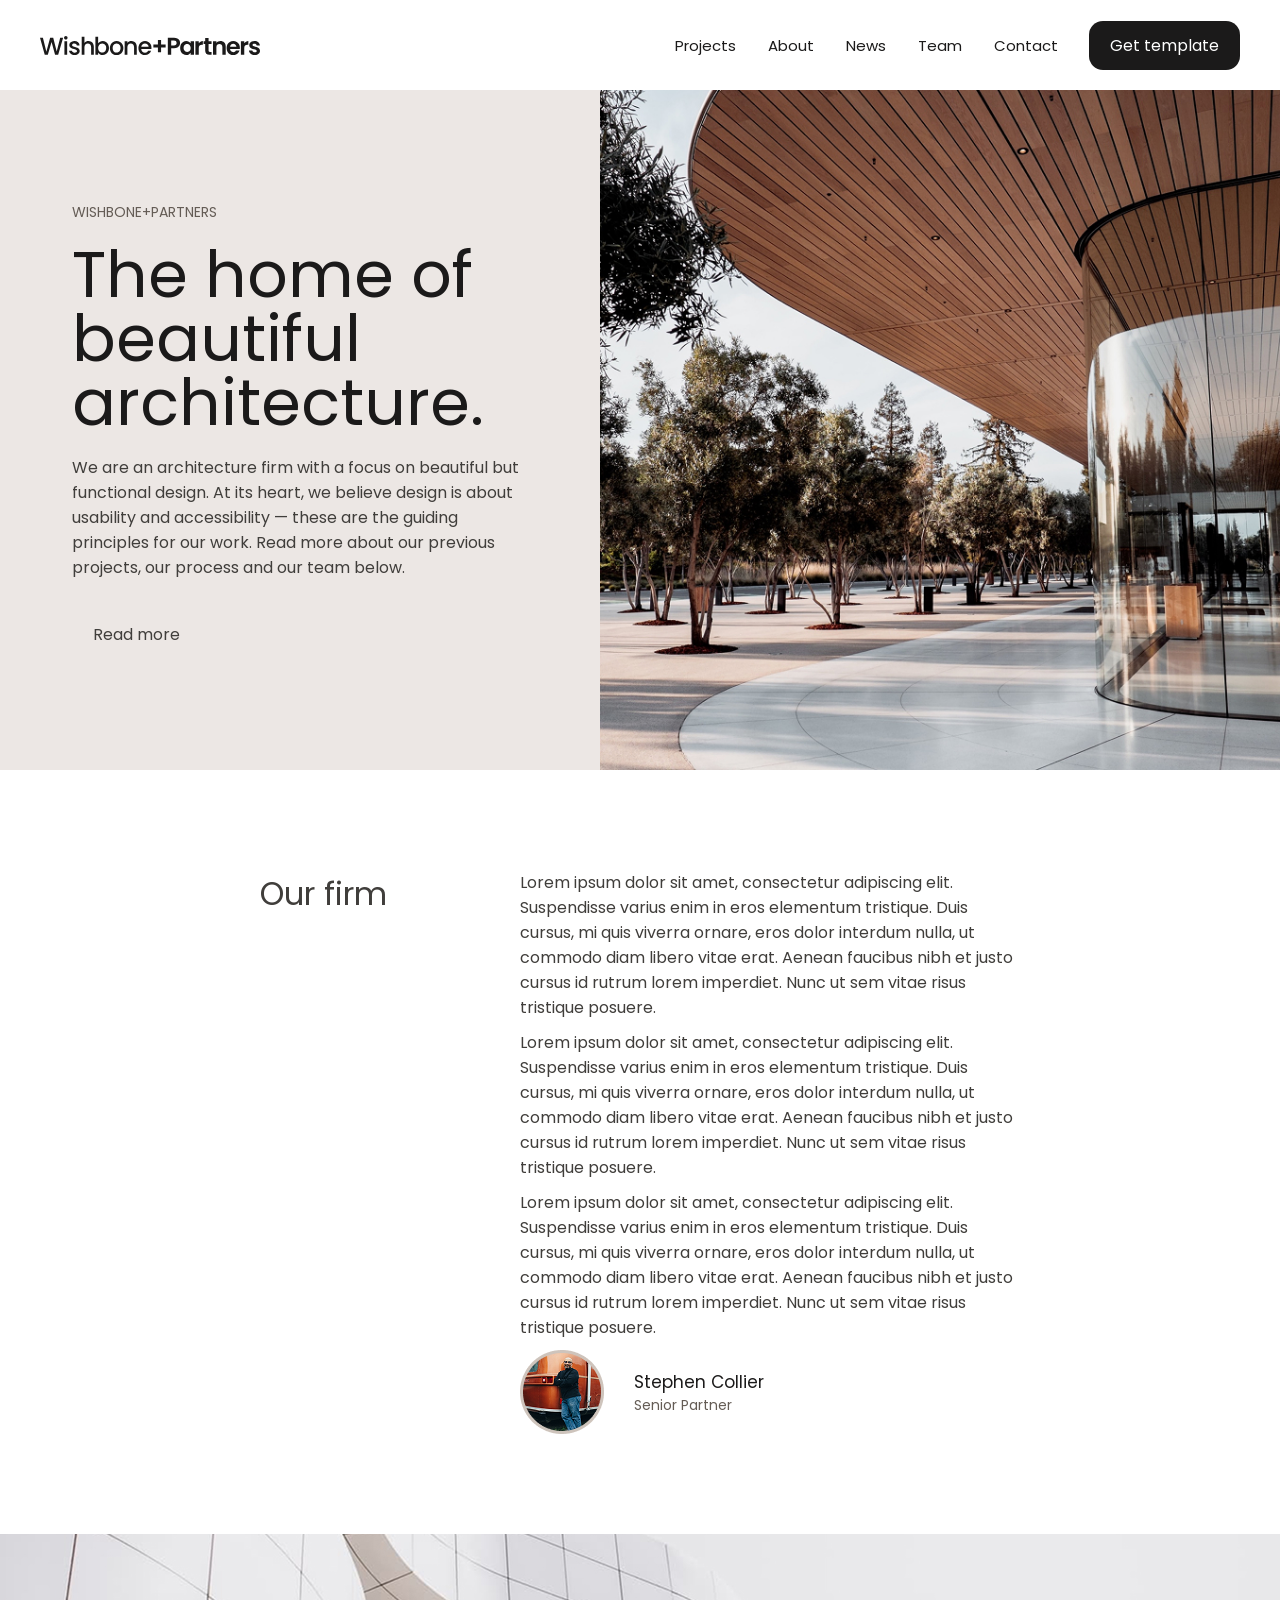
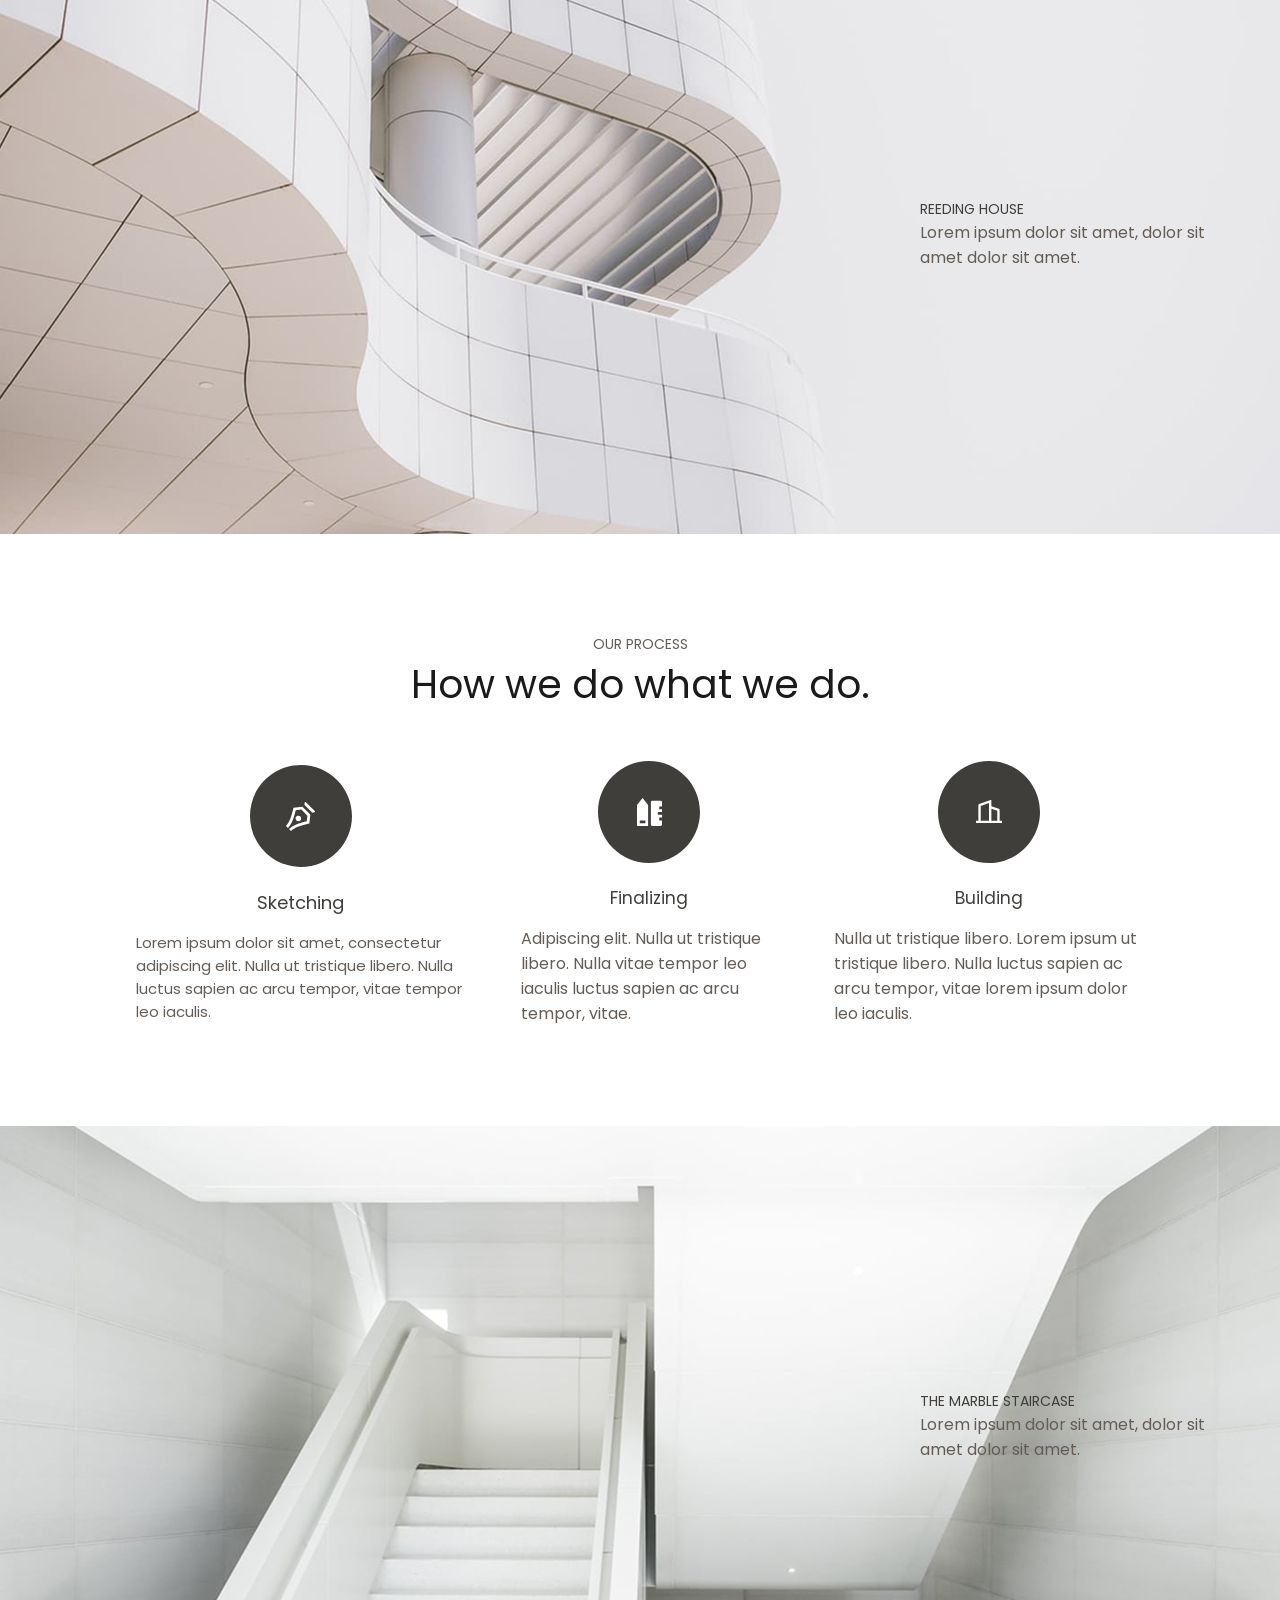
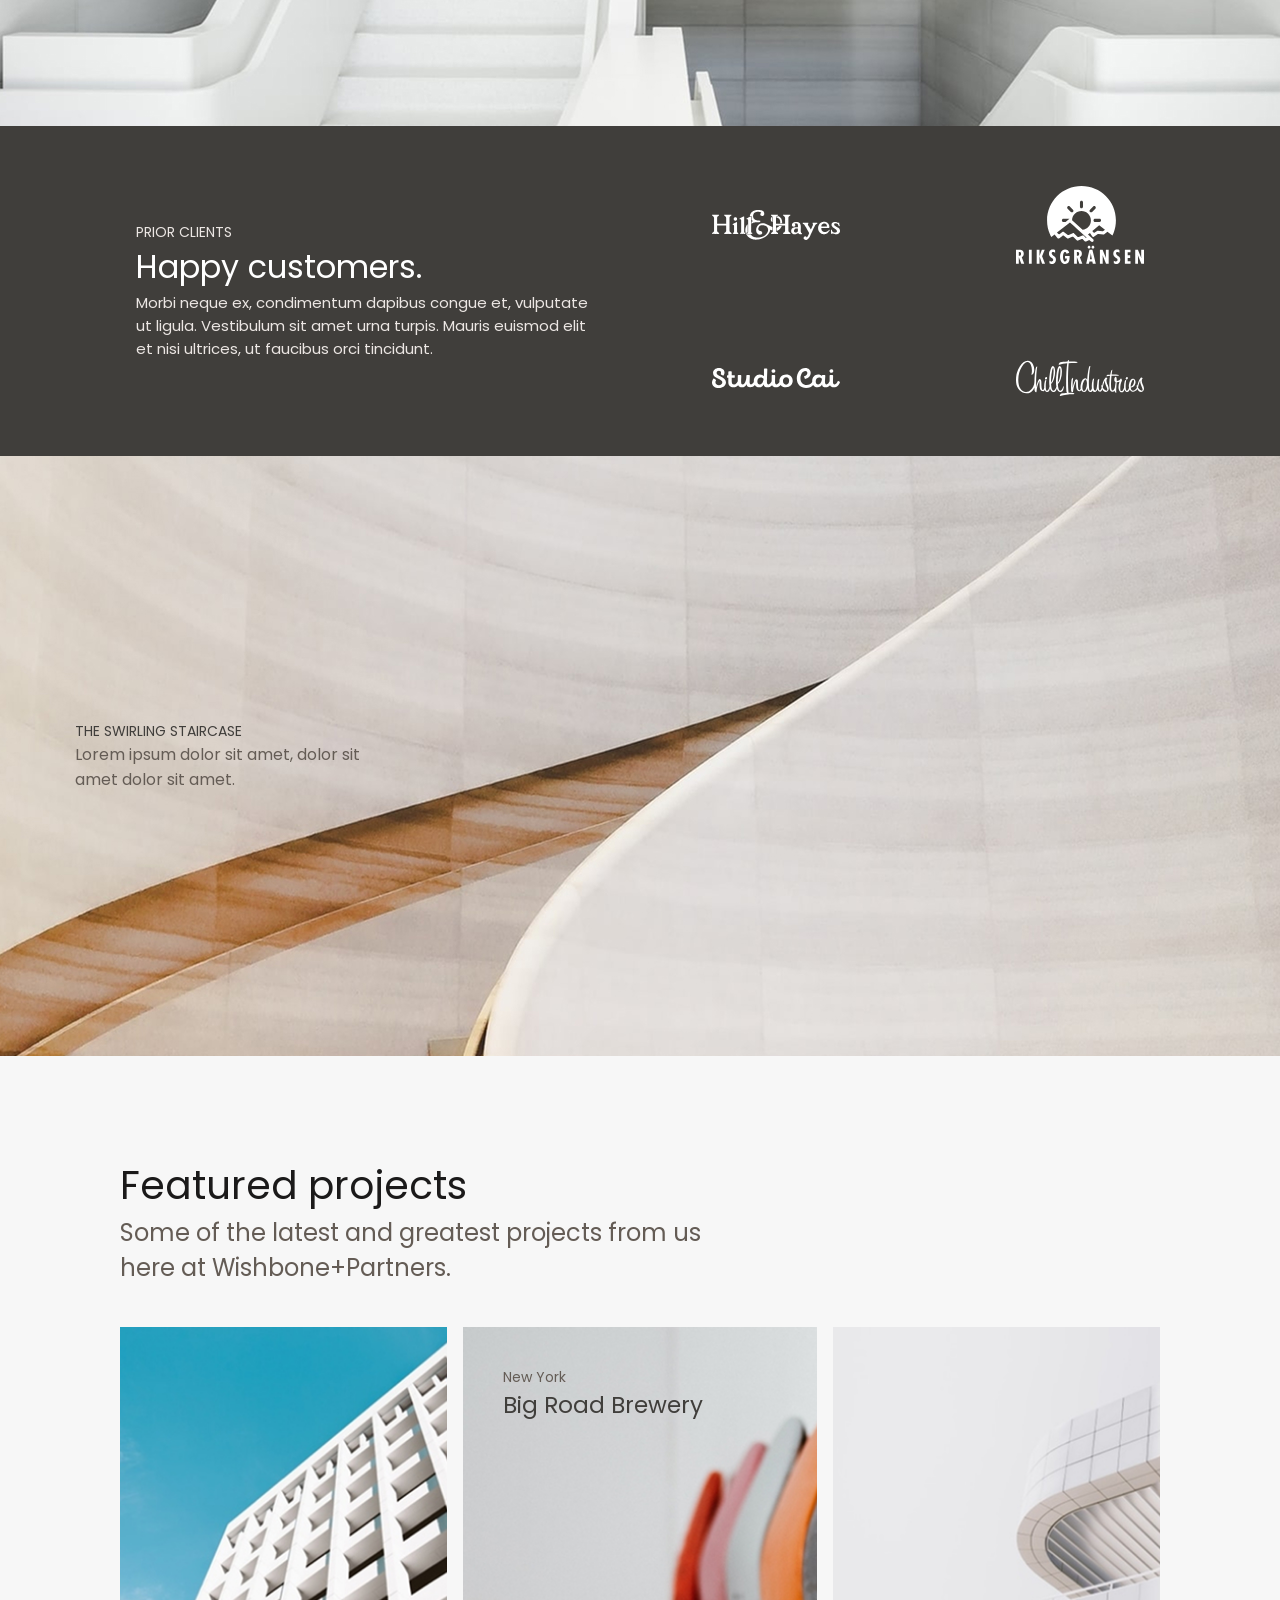
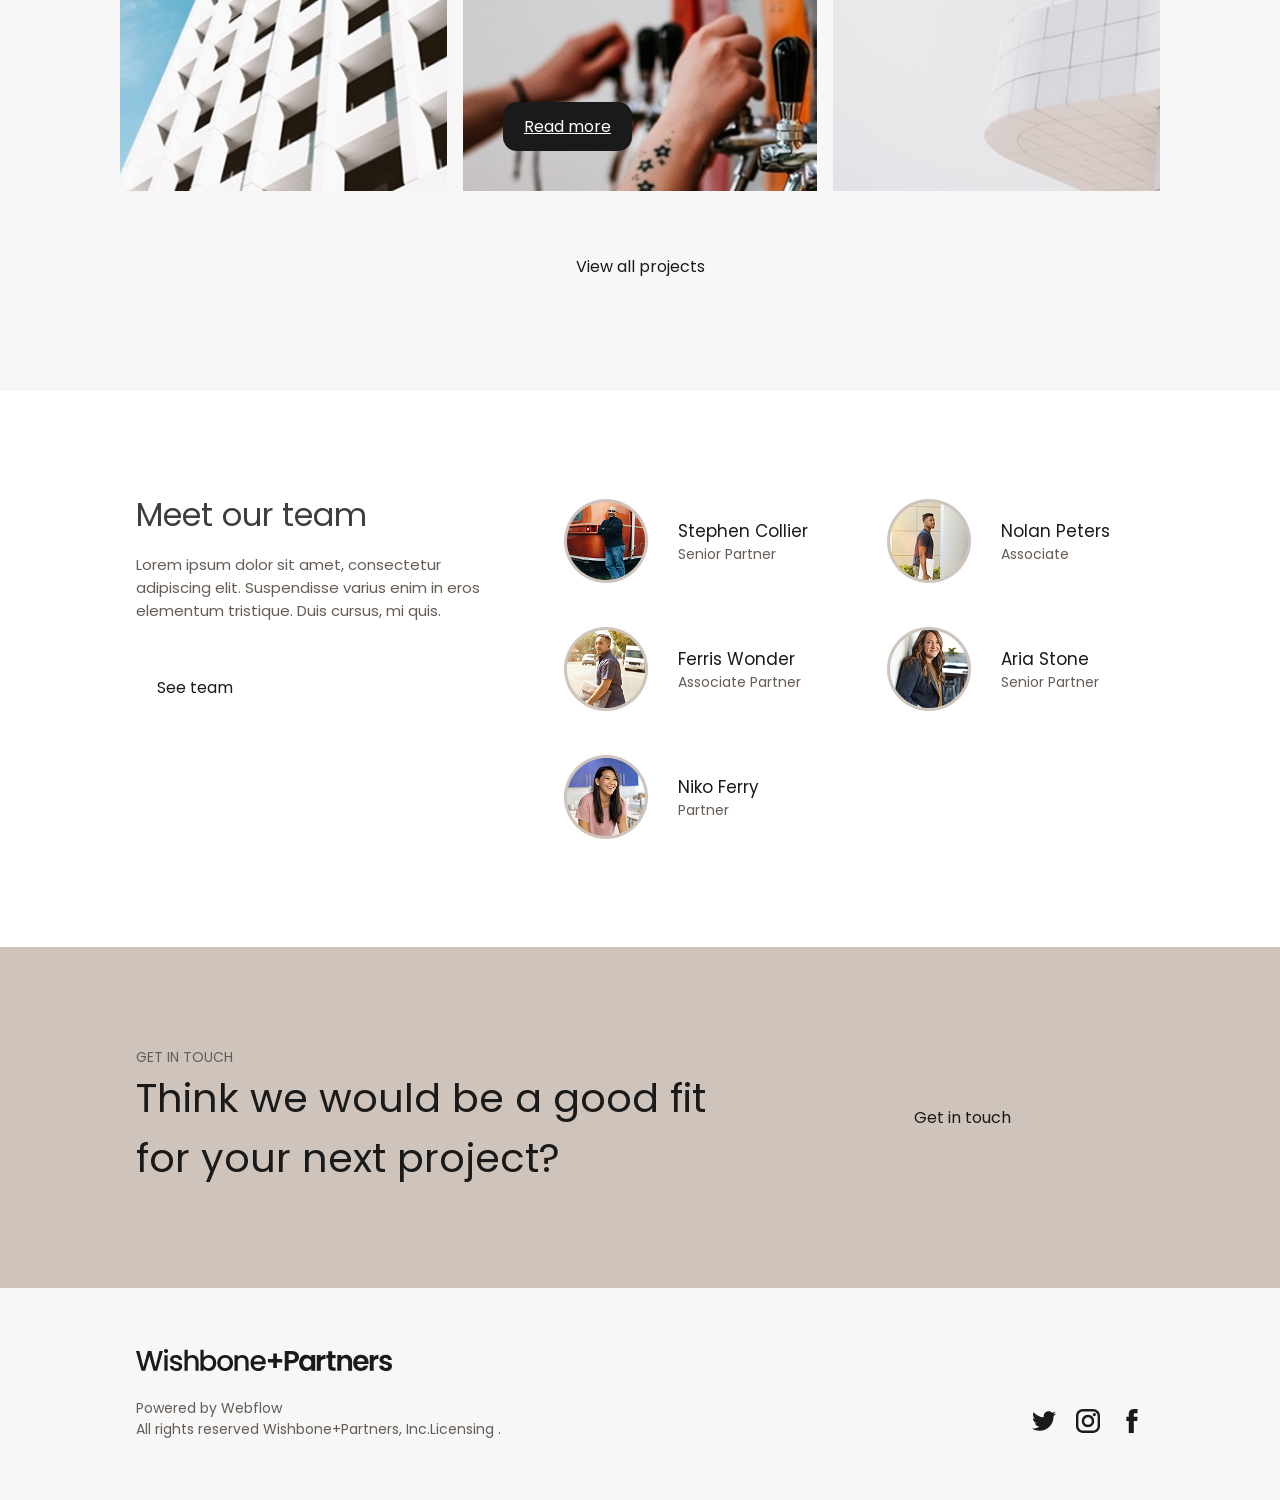
<file: index.html>
<!DOCTYPE html>
<html lang="en">
<head>
    <meta charset="UTF-8">
    <meta name="viewport" content="width=device-width, initial-scale=1.0">
    <title>Wishbone+Partners</title>
    <link rel="stylesheet" href="style.css">
</head>
<body>
<header class="header">
    <div class="container">
        <div class="header__wrapper">
            <div class="header__inner">
                <img class="header__logo" src="./images/logo.svg" alt="">
                <div class="header__right">
                    <ul class="header__list">
                        <li class="header__list-item">
                            <a class="header__list-item-link" href="#projects">Projects</a>
                        </li>
                        <li class="header__list-item">
                            <a class="header__list-item-link" href="#about">About</a>
                        </li>

                        <li class="header__list-item">
                            <a class="header__list-item-link" href="#news">News</a>
                        </li>
                        <li class="header__list-item">
                            <a class="header__list-item-link" href="#team">Team</a>
                        </li>
                        <li class="header__list-item">
                            <a class="header__list-item-link" href="#contact">Contact</a>
                        </li>
                    </ul>
                    <button class="header__button">Get template</button>
                </div>
            </div>
            <div class="header__inner-mobile">
                <img class="header__logo" src="./images/logo.svg" alt="">
                <img src="./images/Hamburger.svg" alt="" id="burger-button" class="header__burger-menu">
                <div id="burger-list-menu" class="header__right">
                    <ul class="header__list">
                        <li class="header__list-item">
                            <a class="header__list-item-link" id="burger-menu-item" href="#projects">Projects</a>
                        </li>
                        <li class="header__list-item">
                            <a class="header__list-item-link" id="burger-menu-item" href="#about">About</a>
                        </li>

                        <li class="header__list-item">
                            <a class="header__list-item-link" id="burger-menu-item" href="#news">News</a>
                        </li>
                        <li class="header__list-item">
                            <a class="header__list-item-link" id="burger-menu-item" href="#team">Team</a>
                        </li>
                        <li class="header__list-item">
                            <a class="header__list-item-link" id="burger-menu-item" href="#contact">Contact</a>
                        </li>
                    </ul>
                    <button class="header__button" id="button">Get template</button>
                </div>
            </div>
        </div>
    </div>
</header>
<main class="main">
    <section id="projects" class="projects">
        <div class="container">
            <div class="projects__inner">
                <div class="main__projects-left">
                    <div class="main__projects-left-content">
                        <p class="main__projects-left-content-logo">Wishbone+Partners</p>
                        <h1 class="main__projects-left-content-title">The home of beautiful architecture.</h1>
                        <p class="main__projects-left-content-text">We are an architecture firm with a focus on beautiful but functional design. At its heart, we believe design is about usability and accessibility — these are the guiding principles for our work. Read more about our previous projects, our process and our team below.</p>
                    </div>
                    <a class="main__projects-left-link" href="./projects.html">Read more</a>
                </div>
                <div class="main__projects-photo">
                    <img src="./images/projects-photo.jpg" alt="">
                </div>
            </div>
        </div>
    </section>

    <section id="about" class="about">
        <div class="container">
            <div class="about__wrapper">
                <div class="about__inner">
                    <h2 class="about__title">Our firm</h2>
                    <div class="about__content">
                        <div class="about__content-text">
                            <p class="about__content-text-text">Lorem ipsum dolor sit amet, consectetur adipiscing elit. Suspendisse varius enim in eros elementum tristique. Duis cursus, mi quis viverra ornare, eros dolor interdum nulla, ut commodo diam libero vitae erat. Aenean faucibus nibh et justo cursus id rutrum lorem imperdiet. Nunc ut sem vitae risus tristique posuere.</p>
                            <p class="about__content-text-text">Lorem ipsum dolor sit amet, consectetur adipiscing elit. Suspendisse varius enim in eros elementum tristique. Duis cursus, mi quis viverra ornare, eros dolor interdum nulla, ut commodo diam libero vitae erat. Aenean faucibus nibh et justo cursus id rutrum lorem imperdiet. Nunc ut sem vitae risus tristique posuere.</p>
                            <p class="about__content-text-text">Lorem ipsum dolor sit amet, consectetur adipiscing elit. Suspendisse varius enim in eros elementum tristique. Duis cursus, mi quis viverra ornare, eros dolor interdum nulla, ut commodo diam libero vitae erat. Aenean faucibus nibh et justo cursus id rutrum lorem imperdiet. Nunc ut sem vitae risus tristique posuere.</p>
                        </div>

                        <div class="about__content-person">
                            <img class="about__content-person-photo" src="./images/about-person.png" alt="">
                            <div class="about__content-person-info">
                                <p class="about__content-person-info-name">Stephen Collier</p>
                                <p class="about__content-person-info-job">Senior Partner</p>
                            </div>
                        </div>

                    </div>
                </div>
            </div>
        </div>
    </section>

    <section id="news" class="news">
        <div class="news-content">
            <div class="container">
                <div class="news-content__inner">
                    <div class="news-content__info">
                        <h2 class="news-content__info-title">
                            Reeding House
                        </h2>
                        <p class="news-content__info-text">Lorem ipsum dolor sit amet, dolor sit amet dolor sit amet.</p>
                    </div>
                </div>
            </div>
        </div>

        <div class="process">
            <div class="container">
                <div class="process__inner">
                    <div class="process__title">
                        <p class="process__title-text">Our process</p>
                        <h2 class="process__title-mainText">How we do what we do.</h2>
                    </div>
                    <div class="process__content">
                        <div class="process__content-info">
                            <div class="process__content-one-photo">
                                <img src="./images/news-content-sketching.svg" alt="">
                            </div>
                            <h2 class="process__content-one-title">Sketching</h2>
                            <p class="process__content-one-text">Lorem ipsum dolor sit amet, consectetur adipiscing elit. Nulla ut tristique libero. Nulla luctus sapien ac arcu tempor, vitae tempor leo iaculis.</p>
                        </div>
                        <div class="process__content-info">
                            <div class="process__content-two-photo">
                                <img src="./images/news-content-finalizing.svg" alt="">
                            </div>

                            <h2 class="process__content-two-title">Finalizing</h2>
                            <p class="process__content-two-text">Adipiscing elit. Nulla ut tristique libero. Nulla vitae tempor leo iaculis luctus sapien ac arcu tempor, vitae.</p>
                        </div>
                        <div class="process__content-info">
                            <div class="process__content-three-photo">
                                <img src="./images/news-content-building.svg" alt="">
                            </div>
                            <h2 class="process__content-three-title">Building</h2>
                            <p class="process__content-three-text">Nulla ut tristique libero. Lorem ipsum ut tristique libero. Nulla luctus sapien ac arcu tempor, vitae lorem ipsum dolor leo iaculis.</p>
                        </div>
                    </div>
                </div>
            </div>
        </div>


        <div class="marble-staircase">
            
            <div class="container">
                <div class="marble-staircase__inner">
                    <div class="marble-staircase__info">
                        <h2 class="marble-staircase__info-title">The marble staircase</h2>
                        <p class="marble-staircase__info-text">Lorem ipsum dolor sit amet, dolor sit amet dolor sit amet.
                    </div>
                </div>
            </div>

        </div>

        <div class="clients">
            <div class="container">
                <div class="clients__inner">
                    <div class="clients__info">

                        <p class="clients__info-subtitle">prior clients</p>
                        <h2 class="clients__info-title">Happy customers.</h2>
                        <p class="clients__info-text">Morbi neque ex, condimentum dapibus congue et, vulputate ut ligula. Vestibulum sit amet urna turpis. Mauris euismod elit et nisi ultrices, ut faucibus orci tincidunt.</p>

                    </div>
                    <div class="clients__logo">
                        <div class="clients__logo-client">
                            <img src="./images/news-client-HillHayes.svg" alt="">
                            <img src="./images/news-client-Riksgransen.svg" alt="">
                        </div>
                        <div class="clients__logo-client">
                            <img src="./images/news-client-StudioCai.svg" alt="">
                            <img src="./images/news-client-ChillIndustries.svg" alt="">
                        </div>
                    </div>
                </div>
            </div>
        </div>


         <div class="swirling-staircase">
            
            <div class="container">
                <div class="swirling-staircase__inner">
                    <div class="swirling-staircase__info">
                        <h2 class="swirling-staircase__info-title">The swirling staircase</h2>
                        <p class="swirling-staircase__info-text">Lorem ipsum dolor sit amet, dolor sit amet dolor sit amet.</p>
                    </div>
                </div>
            </div>

        </div>

        <div class="Featured">
            <div class="container">
                <div class="Featured__inner">
                    <div class="Featured__info">
                        <h2 class="Featured__info-title">Featured projects</h2>
                        <p class="Featured__info-text">Some of the latest and greatest projects from us here at Wishbone+Partners.</p>
                    </div>

                    <div class="Featured__images">

                        <div class="Featured__images-windows">
                            <img class="Featured__images-building-photo" src="./images/news-windows.jpg" alt="">
                        </div>

                        <div class="Featured__images-text">
                            <p class="Featured__images-text-subtitle">New York</p>
                            <h2 class="Featured__images-text-title">Big Road Brewery</h2>
                            <a href="" class="Featured__button">Read more</a>
                        </div>

                    

                        <div class="Featured__images-building">
                            <img class="Featured__images-building-photo" src="./images/news-featured-building.jpg" alt="">
                        </div>

                        

                    </div>

            
                    <a class="Featured__link" href="#">View all projects</a>

                
                </div>
            </div>
                
        </div>

    </section>


    <section id="team" class="team">
            <div class="container">
                <div class="team__inner">
                    <div class="team__info">
                        <div class="team__info-content">
                            <h2 class="team__info-title">Meet our team</h2>
                            <p class="team__info-text">Lorem ipsum dolor sit amet, consectetur adipiscing elit. Suspendisse varius enim in eros elementum tristique. Duis cursus, mi quis.</p>
                        </div>
                        
                        <a class="team__info-link" href="">See team</a>
                        
                    </div>

                    <div class="team__info-partner">
                        
                            <div class="team__info-partner-one">

                                <div class="team__info-person-two">
                                    <img src="./images/about-person.png" alt="">
                                    <div class="team__info-partners">
                                        <p class="team__info-partners-name">Stephen Collier</p>
                                        <p class="team__info-partners-job">Senior Partner</p>
                                    </div>
                                </div>

                                <div class="team__info-person-two">
                                    <img src="./images/team-Ferris Wonder.png" alt="">
                                    <div class="team__info-partners">
                                        <p class="team__info-partners-name">Ferris Wonder</p>
                                        <p class="team__info-partners-job">Associate Partner</p>
                                    </div>
                                </div>

                                <div class="team__info-person-two">
                                    <img src="./images/team-Niko Ferry.png" alt="">
                                    <div class="team__info-partners">
                                        <p class="team__info-partners-name">Niko Ferry</p>
                                        <p class="team__info-partners-job">Partner</p>
                                    </div>
                                </div>
                            </div>

                            <div class="team__info-person-three">

                                <div class="team__info-person-four">
                                    <img src="./images/team-Nolan Peters.png" alt="">
                                    <div class="team__info-partners">
                                        <p class="team__info-partners-name">Nolan Peters</p>
                                        <p class="team__info-partners-job">Associate</p>
                                    </div>
                                </div>

                                <div class="team__info-person-four">
                                    <img src="./images/team-Aria Stone.png" alt="">
                                    <div class="team__info-partners">
                                        <p class="team__info-partners-name">Aria Stone</p>
                                        <p class="team__info-partners-job">Senior Partner</p>
                                    </div>
                                </div>
                            </div>
                    </div>
                </div>
            </div>
            
    </section>

    <section id="contact" class="contact">
        <div class="container">
            <div class="contact__inner">
                <div class="contact__left">
                    <p class="contact__left-subtitle">Get in touch</p>
                    <h2 class="contact__left-text">Think we would be a good fit for your next project?</h2>
                </div>

                <a class="contact__right-link" href="">Get in touch</a>
                
            </div>
        </div>
                
    </section>
    
</main>


<footer class="footer">
    <div class="container">
        <div class="footer__inner">

            <div class="footer__left">
                <div class="footer__left-logo">
                    <img src="./images/footer-logo.svg" alt="">
                </div>

                <div class="footer__left-info">
                    <p class="footer__left-text-info">Powered by Webflow</p>
                    <p class="footer__left-text">All rights reserved Wishbone+Partners, Inc.Licensing .</p>
                </div>

            </div>

            <div class="footer__right">

                <div class="footer__right-twitter">
                    <img src="./images/footer-twitter.svg" alt="">
                </div>
                <div class="footer__right-instagram">
                    <img src="./images/footer-instagram.svg" alt="">
                </div>
                <div class="footer__right-facebook">
                    <img src="./images/footer-facebook.svg" alt="">
                </div>


            </div>

        </div>    
    </div>
</footer>


    
<script src="./scripts/script.js"></script> 
</body>
</html>
</file>
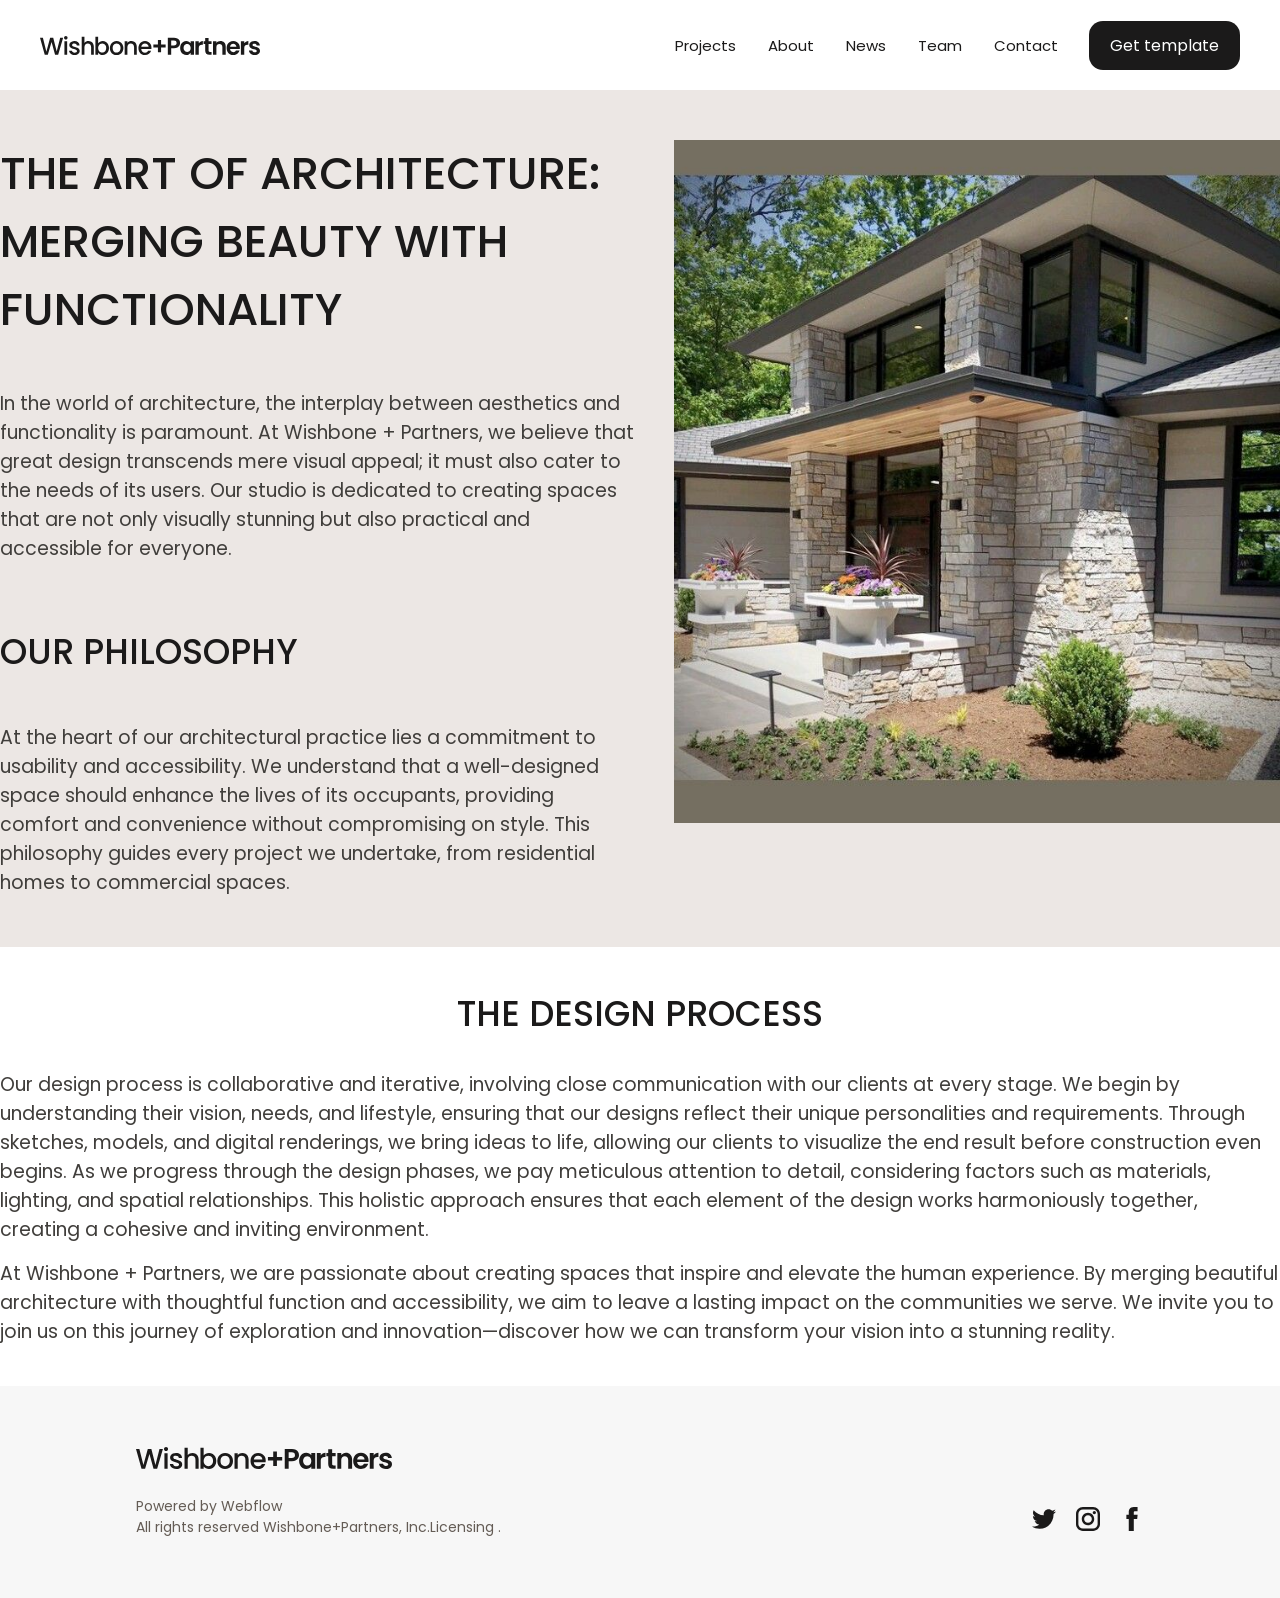
<file: projects.html>
<!DOCTYPE html>
<html lang="en">
<head>
    <meta charset="UTF-8">
    <meta name="viewport" content="width=device-width, initial-scale=1.0">
    <title>Wishbone+Partners</title>
    <link rel="stylesheet" href="styling.css">
</head>
<body>

    <header class="header">
    <div class="container">
        <div class="header__wrapper">
            <div class="header__inner">
                <img class="header__logo" src="./images/logo.svg" alt="">
                <div class="header__right">
                    <ul class="header__list">
                        <li class="header__list-item">
                            <a class="header__list-item-link" href="#projects">Projects</a>
                        </li>
                        <li class="header__list-item">
                            <a class="header__list-item-link" href="#about">About</a>
                        </li>

                        <li class="header__list-item">
                            <a class="header__list-item-link" href="#news">News</a>
                        </li>
                        <li class="header__list-item">
                            <a class="header__list-item-link" href="#team">Team</a>
                        </li>
                        <li class="header__list-item">
                            <a class="header__list-item-link" href="#contact">Contact</a>
                        </li>
                    </ul>
                    <button class="header__button">Get template</button>
                </div>
            </div>
            <div class="header__inner-mobile">
                <img class="header__logo" src="./images/logo.svg" alt="">
                <img src="./images/Hamburger.svg" alt="" id="burger-button" class="header__burger-menu">
                <div id="burger-list-menu" class="header__right">
                    <ul class="header__list">
                        <li class="header__list-item">
                            <a class="header__list-item-link" id="burger-menu-item" href="#projects">Projects</a>
                        </li>
                        <li class="header__list-item">
                            <a class="header__list-item-link" id="burger-menu-item" href="#about">About</a>
                        </li>

                        <li class="header__list-item">
                            <a class="header__list-item-link" id="burger-menu-item" href="#news">News</a>
                        </li>
                        <li class="header__list-item">
                            <a class="header__list-item-link" id="burger-menu-item" href="#team">Team</a>
                        </li>
                        <li class="header__list-item">
                            <a class="header__list-item-link" id="burger-menu-item" href="#contact">Contact</a>
                        </li>
                    </ul>
                    <button class="header__button" id="button">Get template</button>
                </div>
            </div>
        </div>
    </div>
</header>


<main class="main">
    <section class="Architecture">
        <div class="container">
            <div class="Architecture__inner">

                <div class="Architecture__info">

                    <div class="Architecture__info-title"> 
                        <h1 class="Architecture__title">The Art of Architecture: Merging Beauty with Functionality</h1>
                        <p class="Architecture__text">In the world of architecture, the interplay between aesthetics and functionality is paramount. At Wishbone + Partners, we believe that great design transcends mere visual appeal; it must also cater to the needs of its users. Our studio is dedicated to creating spaces that are not only visually stunning but also practical and accessible for everyone.</p>

                    </div>
                   
                    
                    <div class="Architecture__info-subtitle-text">

                        <h2 class="Architecture__subtitle">Our Philosophy</h2>

                        <p class="Architecture__text">At the heart of our architectural practice lies a commitment to usability and accessibility. We understand that a well-designed space should enhance the lives of its occupants, providing comfort and convenience without compromising on style. This philosophy guides every project we undertake, from residential homes to commercial spaces.</p>

                    </div>
                    
                 
                </div>


                <div class="Architecture__info-photo">
                        <img class="Architecture__info-photo-home" src="./images/Architecture-home.jpg" alt="">
                </div>


            </div>

        </div>
    </section>

    <section class="process">
        <div class="container">
            
            <div class="process__inner">

                <h2 class="process__title">The Design Process</h2>

                <div class="process__info-text">
                    <p class="process__text">Our design process is collaborative and iterative, involving close communication with our clients at every stage. We begin by understanding their vision, needs, and lifestyle, ensuring that our designs reflect their unique personalities and requirements. Through sketches, models, and digital renderings, we bring ideas to life, allowing our clients to visualize the end result before construction even begins. As we progress through the design phases, we pay meticulous attention to detail, considering factors such as materials, lighting, and spatial relationships. This holistic approach ensures that each element of the design works harmoniously together, creating a cohesive and inviting environment.</p>

                    <p class="process__text">At Wishbone + Partners, we are passionate about creating spaces that inspire and elevate the human experience. By merging beautiful architecture with thoughtful function and accessibility, we aim to leave a lasting impact on the communities we serve. We invite you to join us on this journey of exploration and innovation—discover how we can transform your vision into a stunning reality. </p>
                </div>

            </div>

        </div>
            
    </section>

</main>



<footer class="footer">
    <div class="container">
        <div class="footer__inner">

            <div class="footer__left">
                <div class="footer__left-logo">
                    <img src="./images/footer-logo.svg" alt="">
                </div>

                <div class="footer__left-info">
                    <p class="footer__left-text-info">Powered by Webflow</p>
                    <p class="footer__left-text">All rights reserved Wishbone+Partners, Inc.Licensing .</p>
                </div>

            </div>

            <div class="footer__right">

                <div class="footer__right-twitter">
                    <img src="./images/footer-twitter.svg" alt="">
                </div>
                <div class="footer__right-instagram">
                    <img src="./images/footer-instagram.svg" alt="">
                </div>
                <div class="footer__right-facebook">
                    <img src="./images/footer-facebook.svg" alt="">
                </div>


            </div>

        </div>    
    </div>
</footer>



    
</body>
</html>
</file>
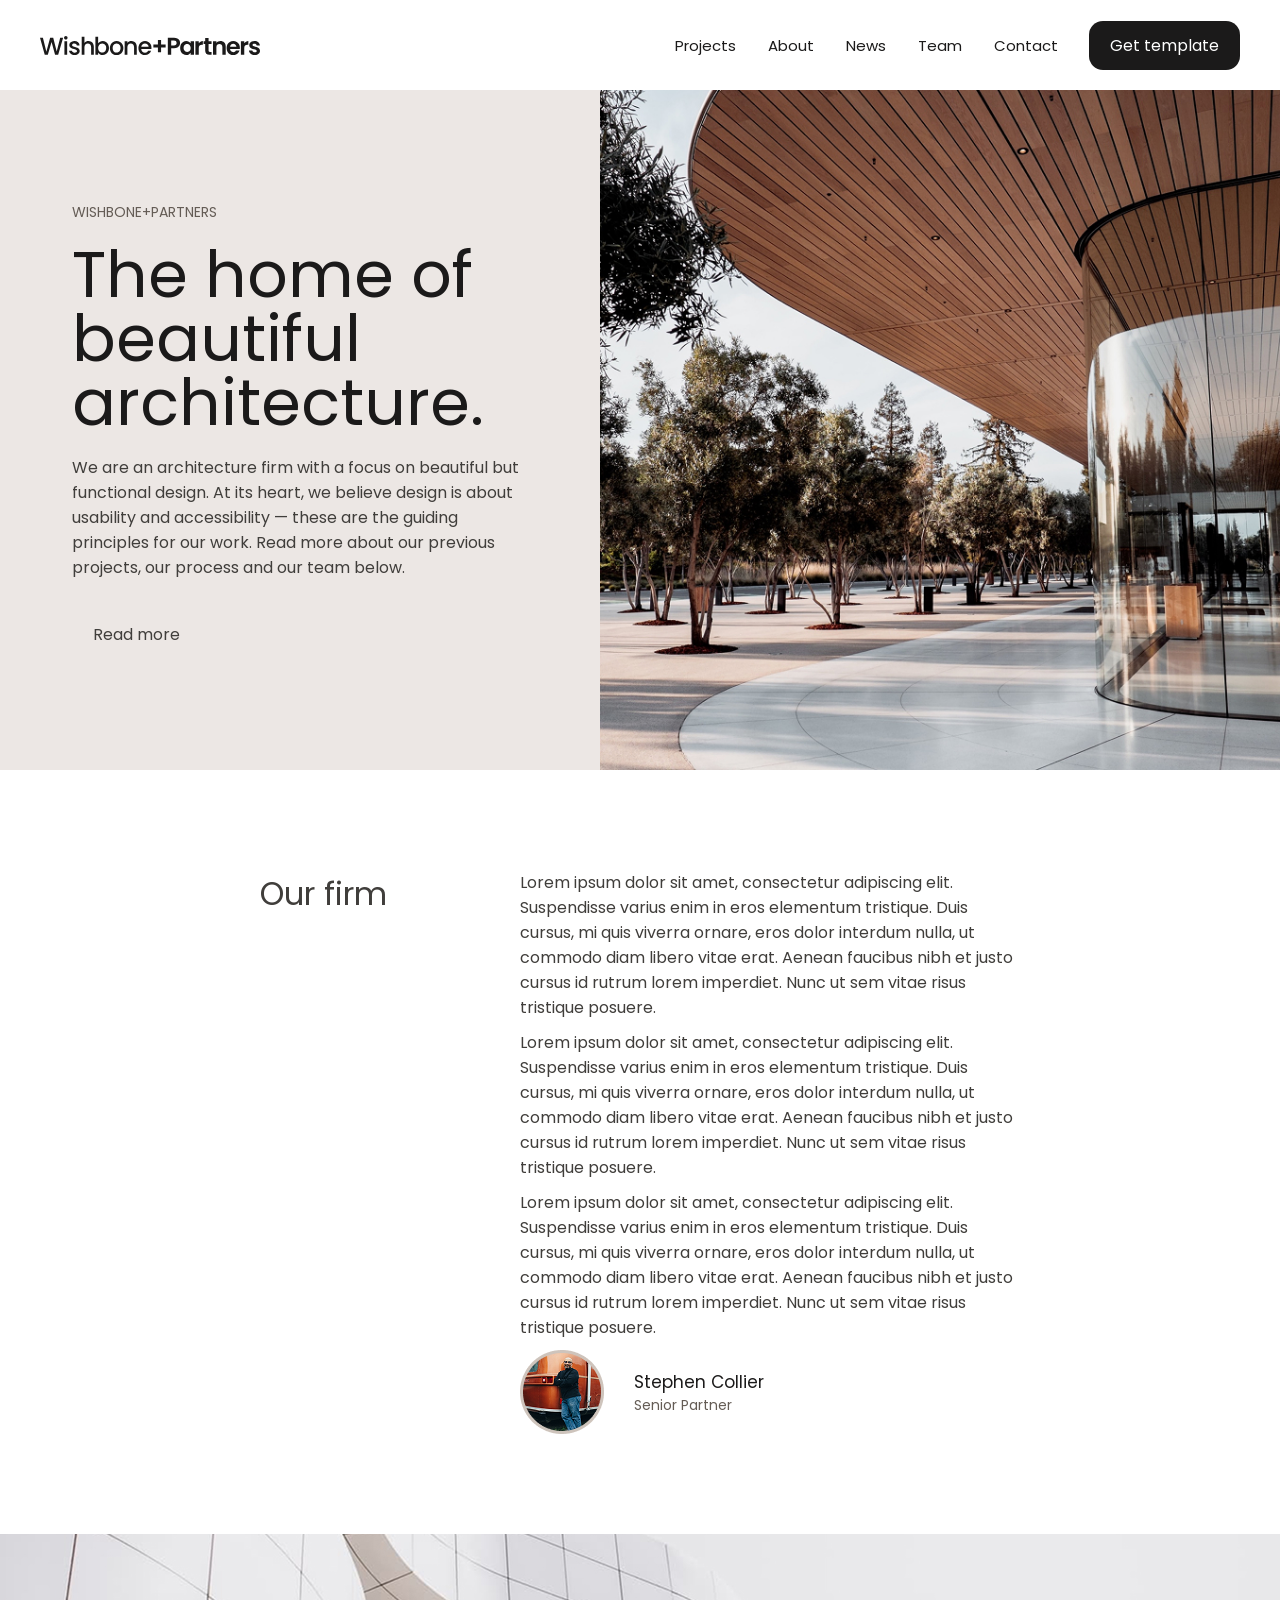
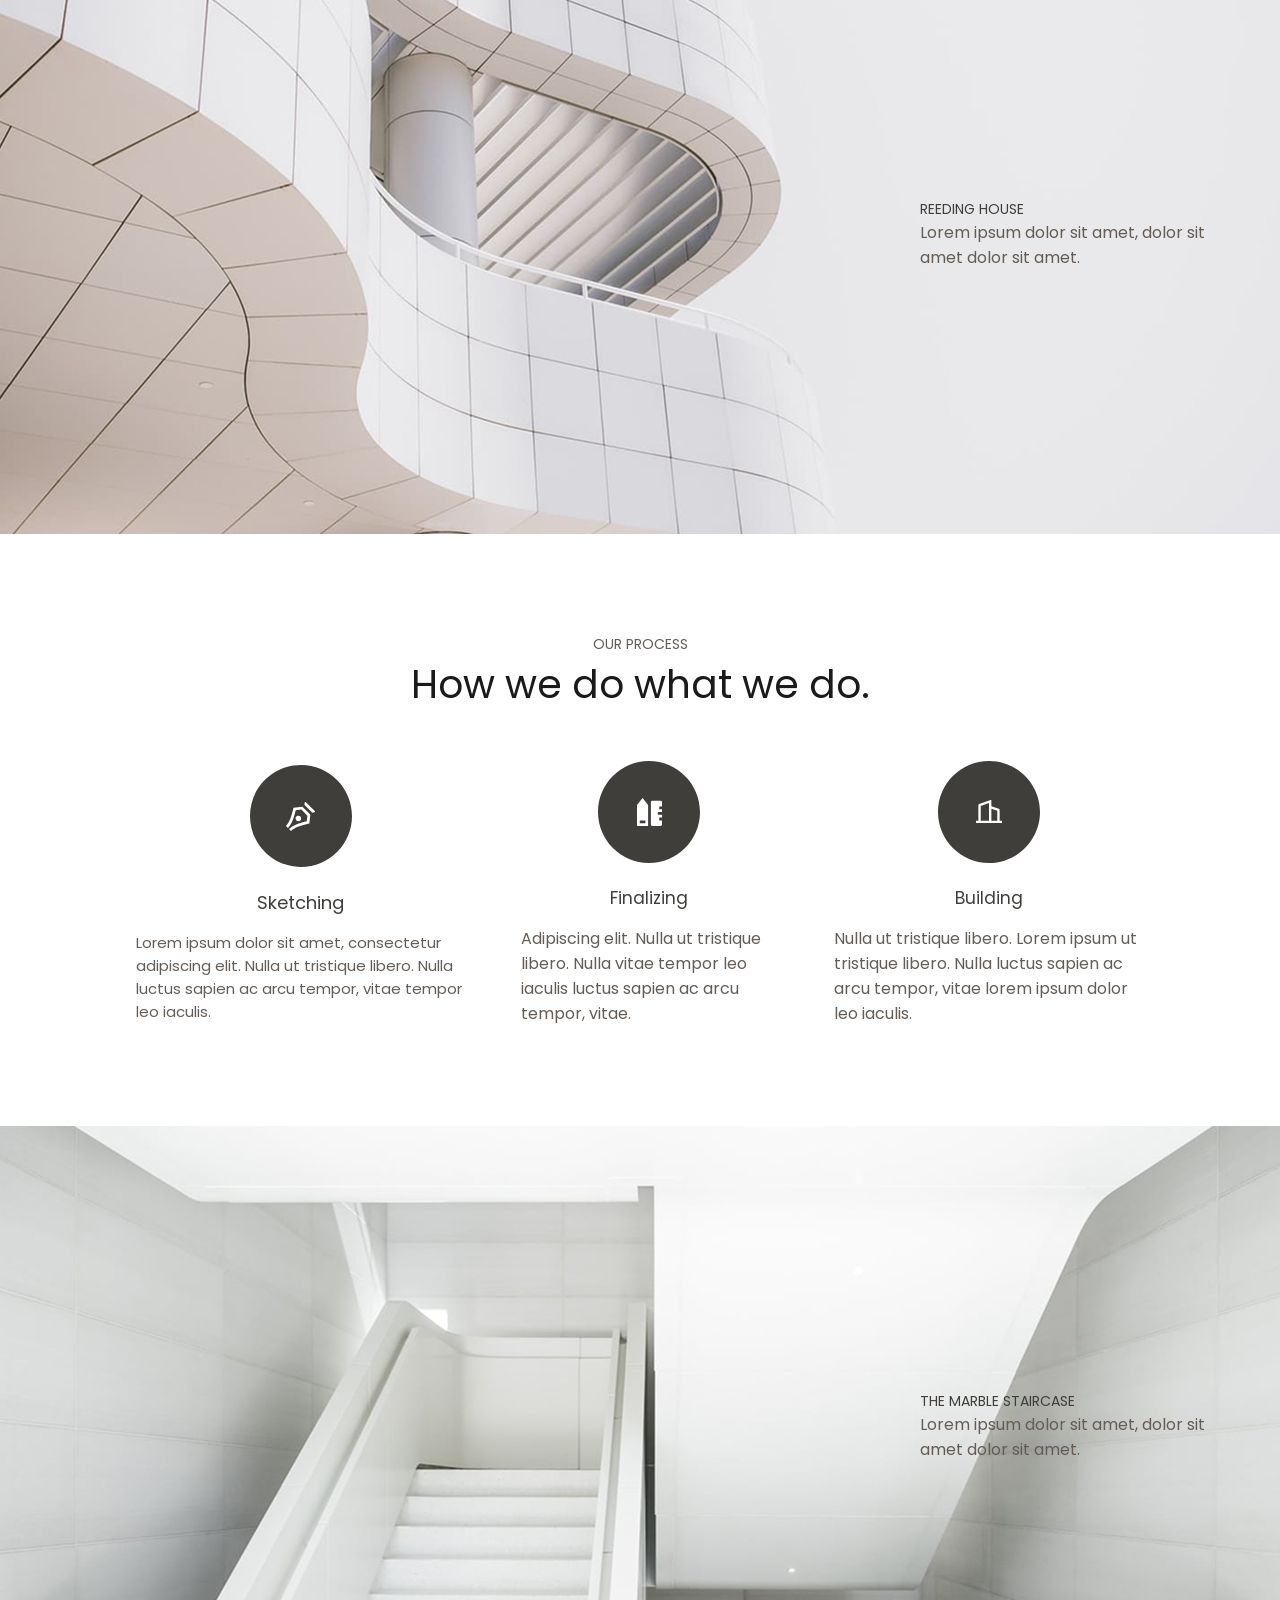
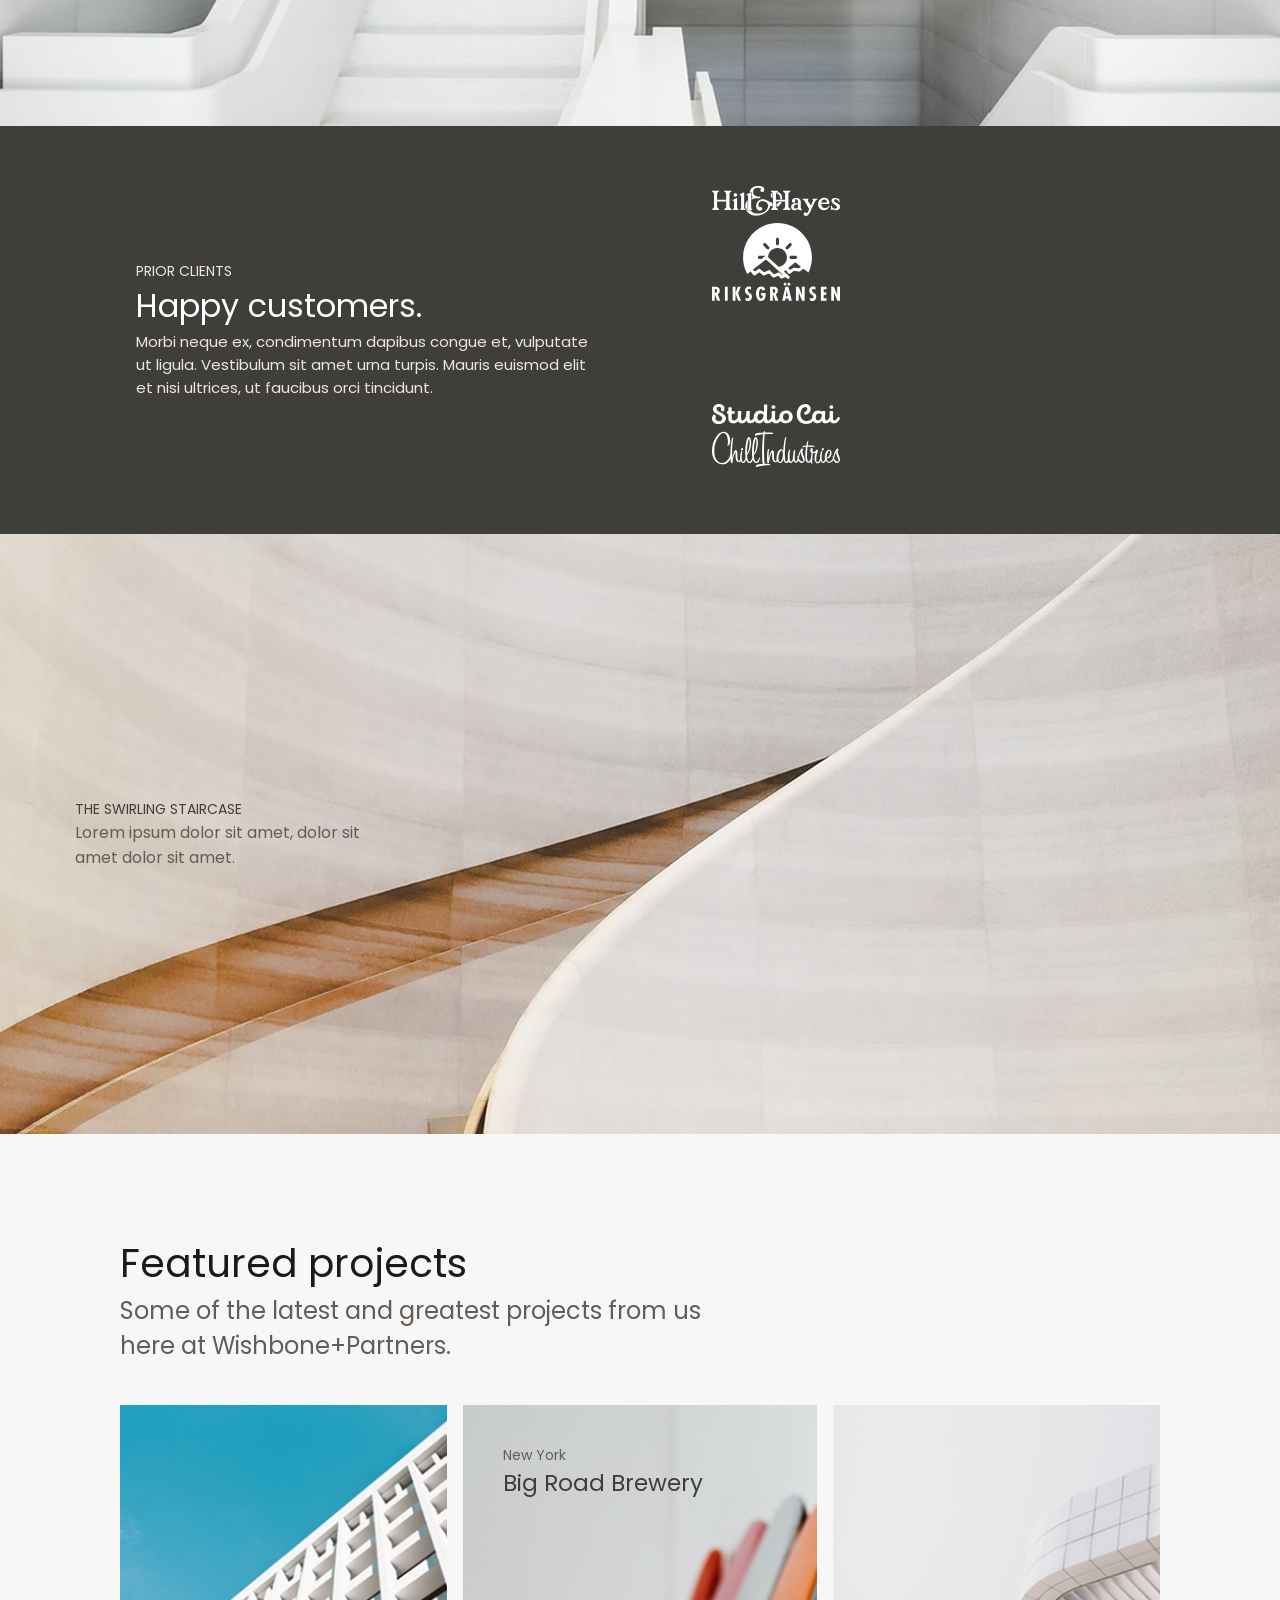
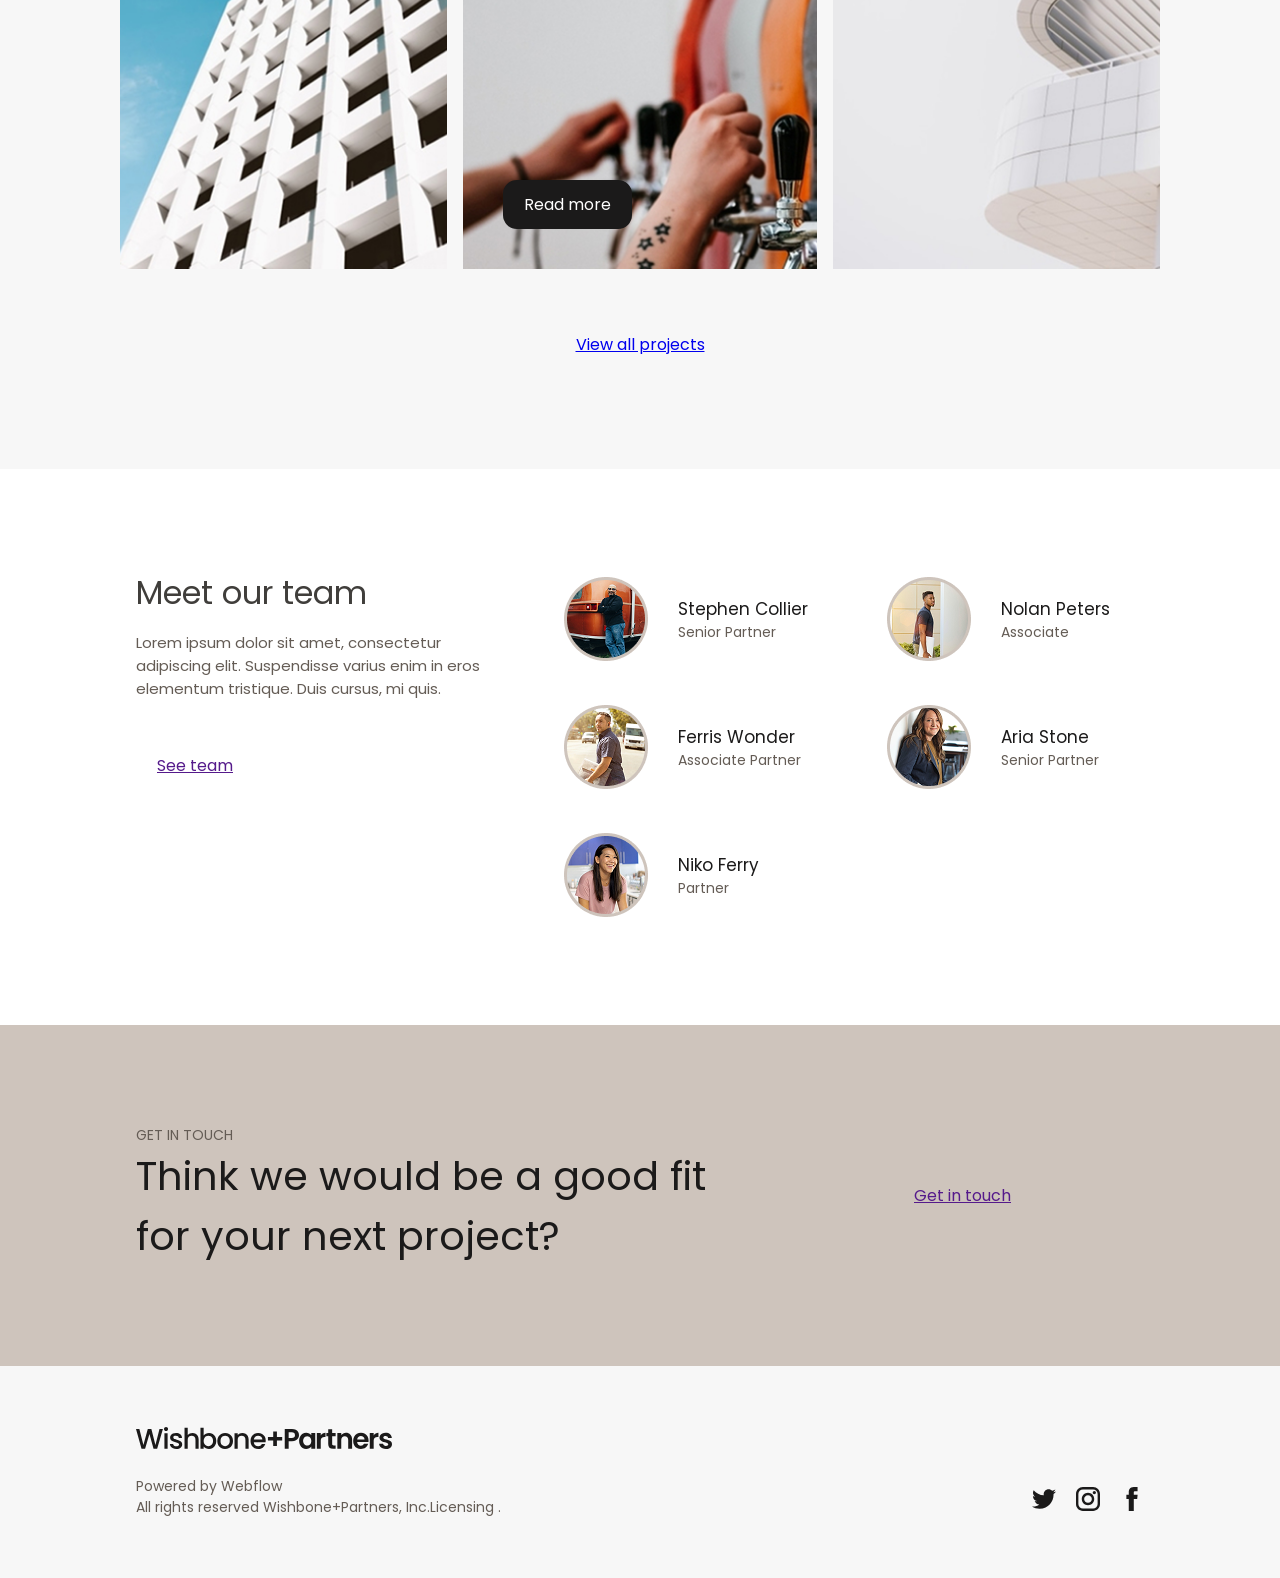
<file: uspick.html>
<!DOCTYPE html>
<html lang="en">
<head>
    <meta charset="UTF-8">
    <meta name="viewport" content="width=device-width, initial-scale=1.0">
    <title>сайт</title>
    <link rel="stylesheet" href="style.css">
</head>
<body>
<header class="header">
    <div class="container">
        <div class="header__wrapper">
            <div class="header__inner">
                <img class="header__logo" src="./images/logo.svg" alt="">
                <div class="header__right">
                    <ul class="header__list">
                        <li class="header__list-item">
                            <a class="header__list-item-link" href="#projects">Projects</a>
                        </li>
                        <li class="header__list-item">
                            <a class="header__list-item-link" href="#about">About</a>
                        </li>

                        <li class="header__list-item">
                            <a class="header__list-item-link" href="#news">News</a>
                        </li>
                        <li class="header__list-item">
                            <a class="header__list-item-link" href="#team">Team</a>
                        </li>
                        <li class="header__list-item">
                            <a class="header__list-item-link" href="#contact">Contact</a>
                        </li>
                    </ul>
                    <button class="header__button">Get template</button>
                </div>
            </div>
        </div>
    </div>
</header>
<main class="main">
    <section id="projects" class="projects">
        <div class="container">
            <div class="projects__inner">
                <div class="main__projects-left">
                    <div class="main__projects-left-content">
                        <p class="main__projects-left-content-logo">Wishbone+Partners</p>
                        <h1 class="main__projects-left-content-title">The home of beautiful architecture.</h1>
                        <p class="main__projects-left-content-text">We are an architecture firm with a focus on beautiful but functional design. At its heart, we believe design is about usability and accessibility — these are the guiding principles for our work. Read more about our previous projects, our process and our team below.</p>
                    </div>
                    <a class="main__projects-left-link" href="#">Read more</a>
                </div>
                <div class="main__projects-photo">
                    <img src="./images/projects-photo.jpg" alt="">
                </div>
            </div>
        </div>
    </section>

    <section id="about" class="about">
        <div class="container">
            <div class="about__wrapper">
                <div class="about__inner">
                    <h2 class="about__title">Our firm</h2>
                    <div class="about__content">
                        <div class="about__content-text">
                            <p class="about__content-text-text">Lorem ipsum dolor sit amet, consectetur adipiscing elit. Suspendisse varius enim in eros elementum tristique. Duis cursus, mi quis viverra ornare, eros dolor interdum nulla, ut commodo diam libero vitae erat. Aenean faucibus nibh et justo cursus id rutrum lorem imperdiet. Nunc ut sem vitae risus tristique posuere.</p>
                            <p class="about__content-text-text">Lorem ipsum dolor sit amet, consectetur adipiscing elit. Suspendisse varius enim in eros elementum tristique. Duis cursus, mi quis viverra ornare, eros dolor interdum nulla, ut commodo diam libero vitae erat. Aenean faucibus nibh et justo cursus id rutrum lorem imperdiet. Nunc ut sem vitae risus tristique posuere.</p>
                            <p class="about__content-text-text">Lorem ipsum dolor sit amet, consectetur adipiscing elit. Suspendisse varius enim in eros elementum tristique. Duis cursus, mi quis viverra ornare, eros dolor interdum nulla, ut commodo diam libero vitae erat. Aenean faucibus nibh et justo cursus id rutrum lorem imperdiet. Nunc ut sem vitae risus tristique posuere.</p>
                        </div>

                        <div class="about__content-person">
                            <img class="about__content-person-photo" src="./images/about-person.png" alt="">
                            <div class="about__content-person-info">
                                <p class="about__content-person-info-name">Stephen Collier</p>
                                <p class="about__content-person-info-job">Senior Partner</p>
                            </div>
                        </div>

                    </div>
                </div>
            </div>
        </div>
    </section>

    <section id="news" class="news">
        <div class="news-content">
            <div class="container">
                <div class="news-content__inner">
                    <div class="news-content__info">
                        <h2 class="news-content__info-title">
                            Reeding House
                        </h2>
                        <p class="news-content__info-text">Lorem ipsum dolor sit amet, dolor sit amet dolor sit amet.</p>
                    </div>
                </div>
            </div>
        </div>

        <div class="process">
            <div class="container">
                <div class="process__inner">
                    <div class="process__title">
                        <p class="process__title-text">Our process</p>
                        <h2 class="process__title-mainText">How we do what we do.</h2>
                    </div>
                    <div class="process__content">
                        <div class="process__content-info">
                            <div class="process__content-one-photo">
                                <img src="./images/news-content-sketching.svg" alt="">
                            </div>
                            <h2 class="process__content-one-title">Sketching</h2>
                            <p class="process__content-one-text">Lorem ipsum dolor sit amet, consectetur adipiscing elit. Nulla ut tristique libero. Nulla luctus sapien ac arcu tempor, vitae tempor leo iaculis.</p>
                        </div>
                        <div class="process__content-info">
                            <div class="process__content-two-photo">
                                <img src="./images/news-content-finalizing.svg" alt="">
                            </div>

                            <h2 class="process__content-two-title">Finalizing</h2>
                            <p class="process__content-two-text">Adipiscing elit. Nulla ut tristique libero. Nulla vitae tempor leo iaculis luctus sapien ac arcu tempor, vitae.</p>
                        </div>
                        <div class="process__content-info">
                            <div class="process__content-three-photo">
                                <img src="./images/news-content-building.svg" alt="">
                            </div>
                            <h2 class="process__content-three-title">Building</h2>
                            <p class="process__content-three-text">Nulla ut tristique libero. Lorem ipsum ut tristique libero. Nulla luctus sapien ac arcu tempor, vitae lorem ipsum dolor leo iaculis.</p>
                        </div>
                    </div>
                </div>
            </div>
        </div>


        <div class="marble-staircase">
            
            <div class="container">
                <div class="marble-staircase__inner">
                    <div class="marble-staircase__info">
                        <h2 class="marble-staircase__info-title">The marble staircase</h2>
                        <p class="marble-staircase__info-text">Lorem ipsum dolor sit amet, dolor sit amet dolor sit amet.
                    </div>
                </div>
            </div>

        </div>

        <div class="clients">
            <div class="container">
                <div class="clients__inner">
                    <div class="clients__info">

                        <p class="clients__info-subtitle">prior clients</p>
                        <h2 class="clients__info-title">Happy customers.</h2>
                        <p class="clients__info-text">Morbi neque ex, condimentum dapibus congue et, vulputate ut ligula. Vestibulum sit amet urna turpis. Mauris euismod elit et nisi ultrices, ut faucibus orci tincidunt.</p>

                    </div>
                    <div class="clients__logo">

                        <div class="clients__logo-client-one">
                            <img src="./images/news-client-HillHayes.svg" alt="">

                            <div class="clients__logo-client-two">
                            <img src="./images/news-client-Riksgransen.svg" alt="">
                            </div>

                        </div>

                        <!-- <div class="clients__logo-client">
                            <img src="./images/news-client-Riksgransen.svg" alt="">
                        </div> -->

                        <div class="clients__logo-client-three">
                            <img src="./images/news-client-StudioCai.svg" alt="">

                            <div class="clients__logo-client-four">
                            <img src="./images/news-client-ChillIndustries.svg" alt="">
                            </div>

                        </div>

                        <!-- <div class="clients__logo-client">
                            <img src="./images/news-client-ChillIndustries.svg" alt="">
                        </div> -->

                    </div>
                </div>
            </div>
        </div>


         <div class="swirling-staircase">
            
            <div class="container">
                <div class="swirling-staircase__inner">
                    <div class="swirling-staircase__info">
                        <h2 class="swirling-staircase__info-title">The swirling staircase</h2>
                        <p class="swirling-staircase__info-text">Lorem ipsum dolor sit amet, dolor sit amet dolor sit amet.</p>
                    </div>
                </div>
            </div>

        </div>

        <div class="Featured">
            <div class="container">
                <div class="Featured__inner">
                    <div class="Featured__info">
                        <h2 class="Featured__info-title">Featured projects</h2>
                        <p class="Featured__info-text">Some of the latest and greatest projects from us here at Wishbone+Partners.</p>
                    </div>

                    <div class="Featured__images">

                        <div class="Featured__images-windows">
                            <img class="Featured__images-building-photo" src="./images/news-windows.jpg" alt="">
                        </div>

                        <div class="Featured__images-text">
                            <p class="Featured__images-text-subtitle">New York</p>
                            <h2 class="Featured__images-text-title">Big Road Brewery</h2>
                             <button class="Featured__button">Read more</button>
                        </div>

                    

                        <div class="Featured__images-building">
                            <img class="Featured__images-building-photo" src="./images/news-featured-building.jpg" alt="">
                        </div>

                        

                    </div>

                    <div class="Featured__link">

                     <a class="Featured__link-text" href="#">View all projects</a>

                     </div>



                </div>
            </div>
                
        </div>

    </section>


    <section id="team" class="team">
            <div class="container">
                <div class="team__inner">
                    <div class="team__info">
                        <div class="team__info-content">
                            <h2 class="team__info-title">Meet our team</h2>
                            <p class="team__info-text">Lorem ipsum dolor sit amet, consectetur adipiscing elit. Suspendisse varius enim in eros elementum tristique. Duis cursus, mi quis.</p>
                        </div>
                        <div class="team__info-link">
                            <a class="team__info-link-text" href="">See team</a>
                        </div>
                    </div>

                    <div class="team__info-partner">
                        
                            <div class="team__info-partner-one">

                                <div class="team__info-person-two">
                                    <img src="./images/about-person.png" alt="">
                                    <div class="team__info-partners">
                                        <p class="team__info-partners-name">Stephen Collier</p>
                                        <p class="team__info-partners-job">Senior Partner</p>
                                    </div>
                                </div>

                                <div class="team__info-person-two">
                                    <img src="./images/team-Ferris Wonder.png" alt="">
                                    <div class="team__info-partners">
                                        <p class="team__info-partners-name">Ferris Wonder</p>
                                        <p class="team__info-partners-job">Associate Partner</p>
                                    </div>
                                </div>

                                <div class="team__info-person-two">
                                    <img src="./images/team-Niko Ferry.png" alt="">
                                    <div class="team__info-partners">
                                        <p class="team__info-partners-name">Niko Ferry</p>
                                        <p class="team__info-partners-job">Partner</p>
                                    </div>
                                </div>
                            </div>

                            <div class="team__info-person-three">

                                <div class="team__info-person-four">
                                    <img src="./images/team-Nolan Peters.png" alt="">
                                    <div class="team__info-partners">
                                        <p class="team__info-partners-name">Nolan Peters</p>
                                        <p class="team__info-partners-job">Associate</p>
                                    </div>
                                </div>

                                <div class="team__info-person-four">
                                    <img src="./images/team-Aria Stone.png" alt="">
                                    <div class="team__info-partners">
                                        <p class="team__info-partners-name">Aria Stone</p>
                                        <p class="team__info-partners-job">Senior Partner</p>
                                    </div>
                                </div>
                            </div>
                    </div>
                </div>
            </div>
            
    </section>

    <section id="contact" class="contact">
        <div class="container">
            <div class="contact__inner">
                <div class="contact__left">
                    <p class="contact__left-subtitle">Get in touch</p>
                    <h2 class="contact__left-text">Think we would be a good fit for your next project?</h2>
                </div>

                <div class="contact__right-link">
                    <a class="contact__right-subtitle-link" href="">Get in touch</a>
                </div>
            </div>
        </div>
                
    </section>
    
</main>


<footer class="footer">
    <div class="container">
        <div class="footer__inner">

            <div class="footer__left">
                <div class="footer__left-logo">
                    <img src="./images/footer-logo.svg" alt="">
                </div>

                <div class="footer__left-info">
                    <p class="footer__left-text-info">Powered by Webflow</p>
                    <p class="footer__left-text">All rights reserved Wishbone+Partners, Inc.Licensing .</p>
                </div>

            </div>

            <div class="footer__right">

                <div class="footer__right-twitter">
                    <img src="./images/footer-twitter.svg" alt="">
                </div>
                <div class="footer__right-instagram">
                    <img src="./images/footer-instagram.svg" alt="">
                </div>
                <div class="footer__right-facebook">
                    <img src="./images/footer-facebook.svg" alt="">
                </div>


            </div>

        </div>    
    </div>
</footer>


    
<script src="./scripts/script.js"></script> 
</body>
</html>
</file>
<file: style.css>
@import url('https://fonts.googleapis.com/css2?family=Poppins:ital,wght@0,100;0,200;0,300;0,400;0,500;0,600;0,700;0,800;0,900;1,100;1,200;1,300;1,400;1,500;1,600;1,700;1,800;1,900&display=swap');
* {
    margin: 0;
    padding: 0;
    box-sizing: border-box;
}

html {
    scroll-behavior: smooth;
}

body {
    font-family: "Poppins", sans-serif;
    font-weight: 400;
}

.container {
    max-width: 1440px;
    margin: 0 auto;
}

.header {
    background-color: #FFFFFF;
    padding: 0 15px;
}

.header__wrapper {
    max-width: 1200px;
    width: 100%;
    margin: 0 auto;
}

.header__inner {
    height: 90px;
    display: flex;
    justify-content: space-between;
    align-items: center;
}

.header__inner-mobile {
    display: none;
}

.header__logo {
    max-height: 19px;
    
}

.header__right {
    display: flex;
    align-items: center;
    gap: 31px;
}

.header__list {
    display: flex;
    list-style: none;
    gap: 32px;
}

.header__list-item {
    
}

.header__list-item-link {
    color: #1B1A1A;
    font-size: 15px;
    cursor: pointer;
    text-decoration: none;
}

.header__button {
    border: none;
    background-color: #1B1A1A;
    color: #FFFFFF;
    padding: 11px 20px;
    border-radius: 14px;
    border: 1px solid #1b1a1a00;
    font-family: "Poppins", sans-serif;
    font-weight: 400;
    font-size: 16px;
    cursor: pointer;
}

.header__button:hover {
    background-color: #fff;
    color: #1B1A1A;
    border-color: #1B1A1A;
}

.header__inner-mobile {
    display: none;
    align-items: center;
    justify-content: space-between;
    padding: 15px 0;
}

.header__burger-menu {
    z-index: 1;
}

.header__inner-mobile .header__right {
    height: 100dvh;
    position: fixed;
    top: 0;
    left: 0;
    background-color: #ffffff;
    display: flex;
    width: 100%;
    flex-direction: column;
    gap: 0;
    transform: translateY(-100%);
    transition: all ease .5s;
}

.header__inner-mobile .header__right_active {
    transform: translateY(0%);
}


.header__inner-mobile .header__list {
    flex-direction: column;
    width: 100%;
    height: 100%;
}

.header__inner-mobile .header__list-item {
    height: 100%;
}

.header__inner-mobile .header__list-item-link {
    display: flex;
    align-items: center;
    justify-content: center;
    width: 100%;
    height: 100%;
}

.header__inner-mobile .header__button {
    margin-bottom: 15px;
}

.main {

}

.projects {
    background-color: #ECE7E4;
}

.projects__inner {
    display: flex;
}

.main__projects-left {
    display: flex;
    flex-direction: column;
    justify-content: center;
    padding: 15px 72px;
    max-width: 600px;
}

.main__projects-left-content {
    display: flex;
    flex-direction: column;
    gap: 20px;
    margin-bottom: 30px;

}

.main__projects-left-content-logo {
    text-transform: uppercase;
    color: #645C55;
    font-size: 14px;
}

.main__projects-left-content-title {
    font-size: 64px;
    color: #1B1A1A;
    font-weight: 400;
    line-height: 1;
}

.main__projects-left-content-text {
    font-size: 16px;
    color: #403E3B;
    
}

.main__projects-photo img{
    display: block;
    width: 100%;
    height: 100%;
    object-fit: cover;
}

.main__projects-left-link {
    font-size: 16px;
    text-decoration: none;
    color: #403E3B;
    padding: 11px 20px;
    align-self: flex-start;
    border: 1px solid transparent;
}

.main__projects-left-link:hover {
    border-color: #403E3B;
}

.about {
    background-color: #fff;
    display: flex;
    padding: 100px 10px;
}

.about__wrapper {
    max-width: 768px;
    width: 100%;
    margin: 0 auto;
}

.about__inner {
    display: flex;
    justify-content: space-between;
    gap: 133px;
}


.about__title {
    color: #403E3B;
    font-size: 32px;
    font-weight: 400;
}

.about__content {
    max-width: 500px;
}

.about__content-text {
    display: flex;
    flex-direction: column;
    gap: 10px;
    margin-bottom: 10px;
    
}
.about__content-text-text {
    color: #403E3B;
    font-size: 16px;

}
.about__content-person {
    display: flex;
    gap: 30px;
    align-items: center;
   
}
.about__content-person-photo {

}
.about__content-person-info {
}
.about__content-person-info-name {
    color: #1B1A1A;
    font-size: 17px;
}
.about__content-person-info-job {
    color: #645C55;
    font-size: 14px;
}

.news-content {
    background: url("./images/news-building.jpg") no-repeat center center / cover;
    padding-right: 75px;
}

.news-content__inner {
    display: flex;
    justify-content: flex-end;
    align-items: center;
    height: 600px;
}

.news-content__info {
    max-width: 285px;
}

.news-content__info-title {
    font-size: 14px;
    text-transform: uppercase;
    color: #403E3B;
    font-weight: 400;
}

.news-content__info-text {
    font-size: 16px;
    color: #645C55;
}




.news-content__photo {

}

.process {
    background-color: #FFFFFF;
    margin-top: 100px;
}

.process__inner {
    display: flex;
    flex-direction: column;
    margin-bottom: 100px;
}

.process__title {

    display: flex;
    flex-direction: column;
    align-items: center;
    
    margin-bottom: 47px;


}

.process__title-text {
    font-size: 14px;
    color: #645C55;
    text-transform: uppercase;
    font-weight: 400;

}

.process__title-mainText {
    font-size: 39px;
    color: #1B1A1A;
    font-weight: 400;
}

.process__content {
    display: flex;
    flex-direction: row;
    align-items: center;
    gap: 56px;
    padding: 0px 136px;

}

.process__content-info {
    display: flex;
    flex-direction: column;
    align-items: center;
    gap: 15px;
    

}

.process__content-one-photo {
    

}

.process__content-one-title {
    font-size: 18px;
    color: #403E3B;
    font-weight: 400;
    

}

.process__content-one-text {
    font-size: 15px;
    color: #645C55;
}


.process__content-two-photo {

}

.process__content-two-title {
    font-size: 17px;
    color: #403E3B;
    font-weight: 400;

}

.process__content-two-text {
    font-size: 16px;
    color: #645C55;
    
}


.process__content-three-photo {

}

.process__content-three-title {
    font-size: 17px;
    color: #403E3B;
    font-weight: 400;

}

.process__content-three-text {
    font-size: 16px;
    color: #645C55;
    
}

.marble-staircase {
    background: url("./images/news-staircase-ladder.jpg") no-repeat center center / cover;
    padding-right: 75px;
}


.marble-staircase__inner {
    display: flex;
    justify-content: flex-end;
    align-items: center;
    height: 600px;
}

.marble-staircase__info {
    max-width: 285px;

}

.marble-staircase__info-title {
    font-size: 14px;
    text-transform: uppercase;
    color: #403E3B;
    font-weight: 400;

}

.marble-staircase__info-text {
    font-size: 16px;
    color: #645C55;

    
}


.clients {
    background-color: #403E3B;
}

.clients__inner {
    display: flex;
    align-items: center;
    padding: 60px 136px;
    gap: 30px;
    justify-content: space-between;
}

.clients__info {
    max-width: 460px;
}

.clients__info-subtitle {
    font-size: 14px;
    color: #ECE7E4;
    text-transform: uppercase;
}

.clients__info-title {
    font-size: 32px;
    color: #FFFFFF;
    font-weight: 400;
}

.clients__info-text {
    font-size: 15px;
    color: #ECE7E4;
}

.clients__logo {
    display: flex;
    flex-direction: column;
    gap: 96px;
    max-width: 432px;
    width: 100%;
}


.clients__logo-client {
    display: flex;
    justify-content: space-between;
}

.clients__logo-client img{
    display: block;
    max-width: 128px;
}

.swirling-staircase {
    background: url("./images/news-swirling-staircase.jpg") no-repeat center center / cover;
    padding-left: 75px;
}

.swirling-staircase__inner {
    display: flex;
    justify-content: flex-start;
    align-items: center;
    height: 600px;
}

.swirling-staircase__info {
    max-width: 285px;
}

.swirling-staircase__info-title {
    font-size: 14px;
    text-transform: uppercase;
    color: #403E3B;
    font-weight: 400;

}

.swirling-staircase__info-text {
    font-size: 16px;
    color: #645C55;

}

.Featured {
    background-color: #F7F7F7;
}

.Featured__inner {
    display: flex;
    flex-direction: column;
    padding: 100px 120px;
}

.Featured__info {
    margin-bottom: 42px;
    gap: 15px;

}

.Featured__info-title {
    font-size: 39px;
    color: #1B1A1A;
    font-weight: 400;

}

.Featured__info-text {
    font-size: 24px;
    color: #645C55;
    max-width: 581px;
    

}

.Featured__images {
    display: flex;
    max-width: 1168px;
    gap: 16px;
    justify-content: space-between;
    margin-bottom: 51px;

    
}

.Featured__images-windows {
    width: 100%;
}

.Featured__images-building-photo {
    width: 100%;
    display: block;
    height: 100%;
    object-fit: cover;
}

.Featured__images-text {
    background: url("./images/news-brewery.jpg") no-repeat center center / cover;
    width: 100%;
    padding-top: 40px;
    padding-bottom: 40px;
    padding-left: 40px;
    display: flex;
    flex-direction: column;
    align-items: flex-start;
}

.Featured__images-text-subtitle {
    font-size: 14px;
    color: #645C55;
    font-weight: 400;

}

.Featured__images-text-title {
    font-size: 23px;
    color: #403E3B;
    font-weight: 400;
    margin-bottom: 280px;

}

.Featured__images-building {
    width: 100%;
}


.Featured__button {
    border: none;
    background-color: #1B1A1A;
    color: #FFFFFF;
    padding: 11px 20px;
    border: 1px solid #1b1a1a00;
    border-radius: 14px;
    font-family: "Poppins", sans-serif;
    font-weight: 400;
    font-size: 16px;
    cursor: pointer;

}

.Featured__button:hover {
    background-color: #fff;
    color: #1B1A1A;
    border-color: #1B1A1A;
}



.Featured__link{
    font-size: 16px;
    text-decoration: none;
    padding: 11px 20px;
    align-self: center;
    border: 1px solid transparent;
    color: #1B1A1A;
    font-size: 16px;
    text-decoration: none;
    align-items: center;
    cursor: pointer;
}

.Featured__link:hover {

    border-color: #403E3B;
}





.team {

}

.team__inner {
    display: flex;
    gap: 16px;
    padding: 100px 136px
}

.team__info {
    display: flex;
    align-items: flex-start;
    flex-direction: column;
    max-width: 378px;
}

.team__info-content {
    
}

.team__info-title {
    font-size: 32px;
    color: #403E3B;
    font-weight: 400;
    margin-bottom: 14px;

}

.team__info-text {
    font-size: 15px;
    color: #645C55;
    margin-bottom: 41px;


}

.team__info-link {
    text-decoration: none;
    font-size: 16px;
    padding: 11px 20px;
    border: 1px solid transparent;
    color: #1B1A1A;
    cursor: pointer;

}

.team__info-link:hover {
    border-color: #403E3B;
}


.team__info-partner {
    display: flex;
    justify-content: space-around;
    max-width: 773px;
    padding: 8px 0px;
    width: 100%;
    gap: 10px;
}

.team__info-partner-one {
    display: flex;
    flex-direction: column;
    gap: 44px
    
}


.team__info-person-two {
    display: flex;
    align-items: center;
    gap: 30px;

}

.team__info-partners {

}

.team__info-partners-name {
    font-size: 17px;
    color: #1B1A1A;


}

.team__info-partners-job {
    font-size: 14px;
    color: #645C55;

}


.team__info-person-three {
    display: flex;
    flex-direction: column;
    gap: 44px
}

.team__info-person-four {
    display: flex;
    align-items: center;
    gap: 30px;
}

.contact {
    background-color: #CEC4BC;
}

.contact__inner {
    display: flex;
    align-items: center;
    max-width: 1168px;
    justify-content: space-between;
    padding: 100px 136px;
    
}

.contact__left {
    max-width: 576px;
}

.contact__left-subtitle {
    font-size: 14px;
    color: #645C55;
    text-transform: uppercase;

}

.contact__left-text {
    font-size: 40px;
    color: #1B1A1A;
    font-weight: 400;
}

.contact__right-link {
    text-decoration: none;
    padding: 11px 20px;
    border: 1px solid transparent;
    color: #1B1A1A;
    font-size: 16px;
    cursor: pointer;

}

.contact__right-link:hover {
    border-color: #403E3B;
}




.footer {
    background-color: #F7F7F7;
}

.footer__inner {
    display: flex;
    justify-content: center;
    align-items: center;
    padding: 60px 136px;
    gap: 361px;
}

.footer__left {
    display: flex;
    flex-direction: column;
    gap: 20px;
    max-width: 694px;
    width: 100%;
}

.footer__left-info {

}

.footer__left-text-info {
    font-size: 14px;
    color: #645C55;

}

.footer__left-text {
    font-size: 14px;
    color: #645C55;

}

.footer__right {
    display: flex;
    max-width: 112px;
    width: 100%;
    gap: 20px;
    margin-top: 61px;
}

.footer__right-twitter {

}

.footer__right-instagram {

}

.footer__right-facebook {

}

@media (max-width: 1024px) {
    .main__projects-left-content-title {
        font-size: 56px;
    }
    .about {
        margin: 0;
    }

    .about__inner {
        gap: 50px;
        flex-direction: column;
    }

     .clients__logo-client {
        gap: 15px;
     }

     .clients__logo {
        gap: 25px;
     }

     .swirling-staircase__inner, .marble-staircase__inner, .news-content__inner {
        height: unset;
     }

     .swirling-staircase, .marble-staircase, .news-content {
        padding: 200px 75px;
     }

     .process__content {
        gap: 20px;
        padding: 0px 40px;
     }

     .Featured__images {
        flex-direction: column;
     }

     .Featured__images-windows, .Featured__images-text, .Featured__images-building {
        height: 100px;
     }

     .Featured__images-text {
        flex-direction: row;
        align-items: center;
        justify-content: space-between;
        padding: 0 40px;
     }

     .Featured__images-text-title {
        margin: 0;
     }

     .team__inner {
        flex-direction: column;
     }

     .team__info-partner {
        justify-content: space-between;
     }

     .contact__left-text {
        font-size: 30px;
     }
    
     .contact__inner, .header__list, .header__right {
        gap: 20px;
     }
}

@media (max-width: 768px) {
    .header__inner {
        display: none;
    }

    .header__inner-mobile {
        display: flex;
    }

    .main__projects-left {
        padding: 15px 35px;
    }

    .projects__inner {
        display: block;
    }

    .process__title-text {
        font-size: 12px;
    }

    .process__title-mainText {
        font-size: 30px;
    }

    .process__content {
        flex-direction: column;
    }

    .marble-staircase, .swirling-staircase {
        padding: 130px 75px;
    }

    .clients__inner {
        flex-direction: column;
        padding: 60px 50px
    }
    
    .Featured__inner, .team__inner, .contact__inner {
        padding: 100px 40px;
    }


    .team__info-person-two, .team__info-person-four {
        gap: 12px;
    }


    .contact__left-subtitle {
        font-size: 10px;
    }

    .contact__left-text {
        font-size: 22px;
    }

    .contact__right-subtitle-link {
        font-size: 13px;
    }

    .contact__right-link {
        padding: 7px 7px;
    }


    .footer__inner {
        padding: 30px 40px;
        flex-direction: column;
        gap: unset;
        align-items: unset;
    }

}


@media (max-width: 425px) {

    .main__projects-left {
        padding: 15px 10px;
    }

    .main__projects-left-content-title {
        font-size: 35px;
    }

    .main__projects-left-content-text {
        font-size: 13px;
    }

    .main__projects-left-link {
        font-size: 14px;
    }

    .about {
        padding: 40px 10px;
    }

    .about__inner {
        gap: 30px;
    }

    .about__content-text-text, .about__content-person-info-name, .about__content-person-info-job {
        font-size: 13px;
    }

    .team__info-partner {
        flex-direction: column;
    }

    .team__info-partner-one {
        gap: 10px;
    }

    .team__info-person-three {
        gap: 10px;
    }

    .team__inner {
        padding: 50px 15px;
    }

    .header__button {
        border-radius: unset;
        width: 100%;
    }

    .Featured__inner {
        padding: 40px 30px;
    }

    .Featured__images-text-title {
        font-size: 17px;
    }

    .Featured__button {
        padding: 0px 15px;
        font-size: 13px;
    }

    .Featured__info-title {
        font-size: 30px;
    }

    .Featured__info-text {
        font-size: 15px;
    }

    .contact__inner {
        padding: 46px 12px
    }

}


@media (max-width: 320px) {
    .process {
        margin-top: 50px;
    }

    .process__title-mainText {
        font-size: 22px;
    }

    .process__content {
        padding: 0px 20px;
    }

    .clients__logo-client {
        flex-direction: column;
    }

    .Featured__inner {
        padding: 35px 22px;
    }

    .Featured__images-text-title {
        font-size: 14px;
    }

    .Featured__images-text-subtitle {
        font-size: 10px;
    }

    .Featured__button {
        font-size: 11px;
        padding: 7px 20px;
    }

    .Featured__info-title {
        font-size: 30px;
    }

    .Featured__info-text {
        font-size: 16px;
    }

    .team__info-partner {
        flex-direction: column;
    }

    .team__info-partner-one {
        gap: 10px;
    }

    .team__info-person-three {
        gap: 10px;
    }

    .team__inner, .contact__inner {
        padding: 50px 15px;
    }

    .contact__left-text {
        font-size: 17px;
    }

    .footer__inner {
        padding: 30px 15px;
    }

    .news-content, .marble-staircase, .swirling-staircase {
        padding: 80px 75px;
    }

}
</file>
<file: styling.css>
@import url('https://fonts.googleapis.com/css2?family=Poppins:ital,wght@0,100;0,200;0,300;0,400;0,500;0,600;0,700;0,800;0,900;1,100;1,200;1,300;1,400;1,500;1,600;1,700;1,800;1,900&display=swap');
* {
    margin: 0;
    padding: 0;
    box-sizing: border-box;
}

html {
    scroll-behavior: smooth;
}

body {
    font-family: "Poppins", sans-serif;
    font-weight: 400;
}

.container {
    max-width: 1440px;
    margin: 0 auto;
}

.header {
    background-color: #FFFFFF;
    padding: 0 15px;
}

.header__wrapper {
    max-width: 1200px;
    width: 100%;
    margin: 0 auto;
}

.header__inner {
    height: 90px;
    display: flex;
    justify-content: space-between;
    align-items: center;
}

.header__inner-mobile {
    display: none;
}

.header__logo {
    max-height: 19px;
    
}

.header__right {
    display: flex;
    align-items: center;
    gap: 31px;
}

.header__list {
    display: flex;
    list-style: none;
    gap: 32px;
}

.header__list-item {
    
}

.header__list-item-link {
    color: #1B1A1A;
    font-size: 15px;
    cursor: pointer;
    text-decoration: none;
}

.header__button {
    border: none;
    background-color: #1B1A1A;
    color: #FFFFFF;
    padding: 11px 20px;
    border-radius: 14px;
    border: 1px solid #1b1a1a00;
    font-family: "Poppins", sans-serif;
    font-weight: 400;
    font-size: 16px;
    cursor: pointer;
}

.header__button:hover {
    background-color: #fff;
    color: #1B1A1A;
    border-color: #1B1A1A;
}

.header__inner-mobile {
    display: none;
    align-items: center;
    justify-content: space-between;
    padding: 15px 0;
}

.header__burger-menu {
    z-index: 1;
}

.header__inner-mobile .header__right {
    height: 100dvh;
    position: fixed;
    top: 0;
    left: 0;
    background-color: #ffffff;
    display: flex;
    width: 100%;
    flex-direction: column;
    gap: 0;
    transform: translateY(-100%);
    transition: all ease .5s;
}

.header__inner-mobile .header__right_active {
    transform: translateY(0%);
}


.header__inner-mobile .header__list {
    flex-direction: column;
    width: 100%;
    height: 100%;
}

.header__inner-mobile .header__list-item {
    height: 100%;
}

.header__inner-mobile .header__list-item-link {
    display: flex;
    align-items: center;
    justify-content: center;
    width: 100%;
    height: 100%;
}

.header__inner-mobile .header__button {
    margin-bottom: 15px;
}



.Architecture {
    background-color: #ECE7E4;
}

.Architecture__inner {
    display: flex;
    padding: 50px 0px;
    gap: 40px
}

.Architecture__info {
    display: flex;
    flex-direction: column;
    gap: 62px
}

.Architecture__info-title {
    display: flex;
    flex-direction: column;
    gap: 45px;
}

.Architecture__title {
    font-size: 45px;
    text-transform: uppercase;
    font-weight: 500;
    color: #1B1A1A;
}

.Architecture__text {
    font-size: 19px;
    color: #403E3B;

}

.Architecture__info-subtitle-text {
    display: flex;
    flex-direction: column;
    gap: 45px;
}

.Architecture__subtitle {
    color: #1B1A1A;
    font-size: 35px;
    text-transform: uppercase;
    font-weight: 500;

}

.Architecture__info-photo {
    
}

.Architecture__info-photo-home {
    max-width: 606px;
}


.process {

}

.process__inner {
    display: flex;
    flex-direction: column;
    align-items: center;
    gap: 30px;
    padding: 40px 0px;
}

.process__title {
    color: #1B1A1A;
    font-size: 35px;
    text-transform: uppercase;
    font-weight: 500;
}

.process__info-text {
    display: flex;
    flex-direction: column;
    gap: 15px;
}

.process__text {
    font-size: 19px;
    color: #403E3B;
}

.footer {
    background-color: #F7F7F7;
}

.footer__inner {
    display: flex;
    justify-content: center;
    align-items: center;
    padding: 60px 136px;
    gap: 361px;
}

.footer__left {
    display: flex;
    flex-direction: column;
    gap: 20px;
    max-width: 694px;
    width: 100%;
}

.footer__left-info {

}

.footer__left-text-info {
    font-size: 14px;
    color: #645C55;

}

.footer__left-text {
    font-size: 14px;
    color: #645C55;

}

.footer__right {
    display: flex;
    max-width: 112px;
    width: 100%;
    gap: 20px;
    margin-top: 61px;
}

.footer__right-twitter {

}

.footer__right-instagram {

}

.footer__right-facebook {

}
</file>
